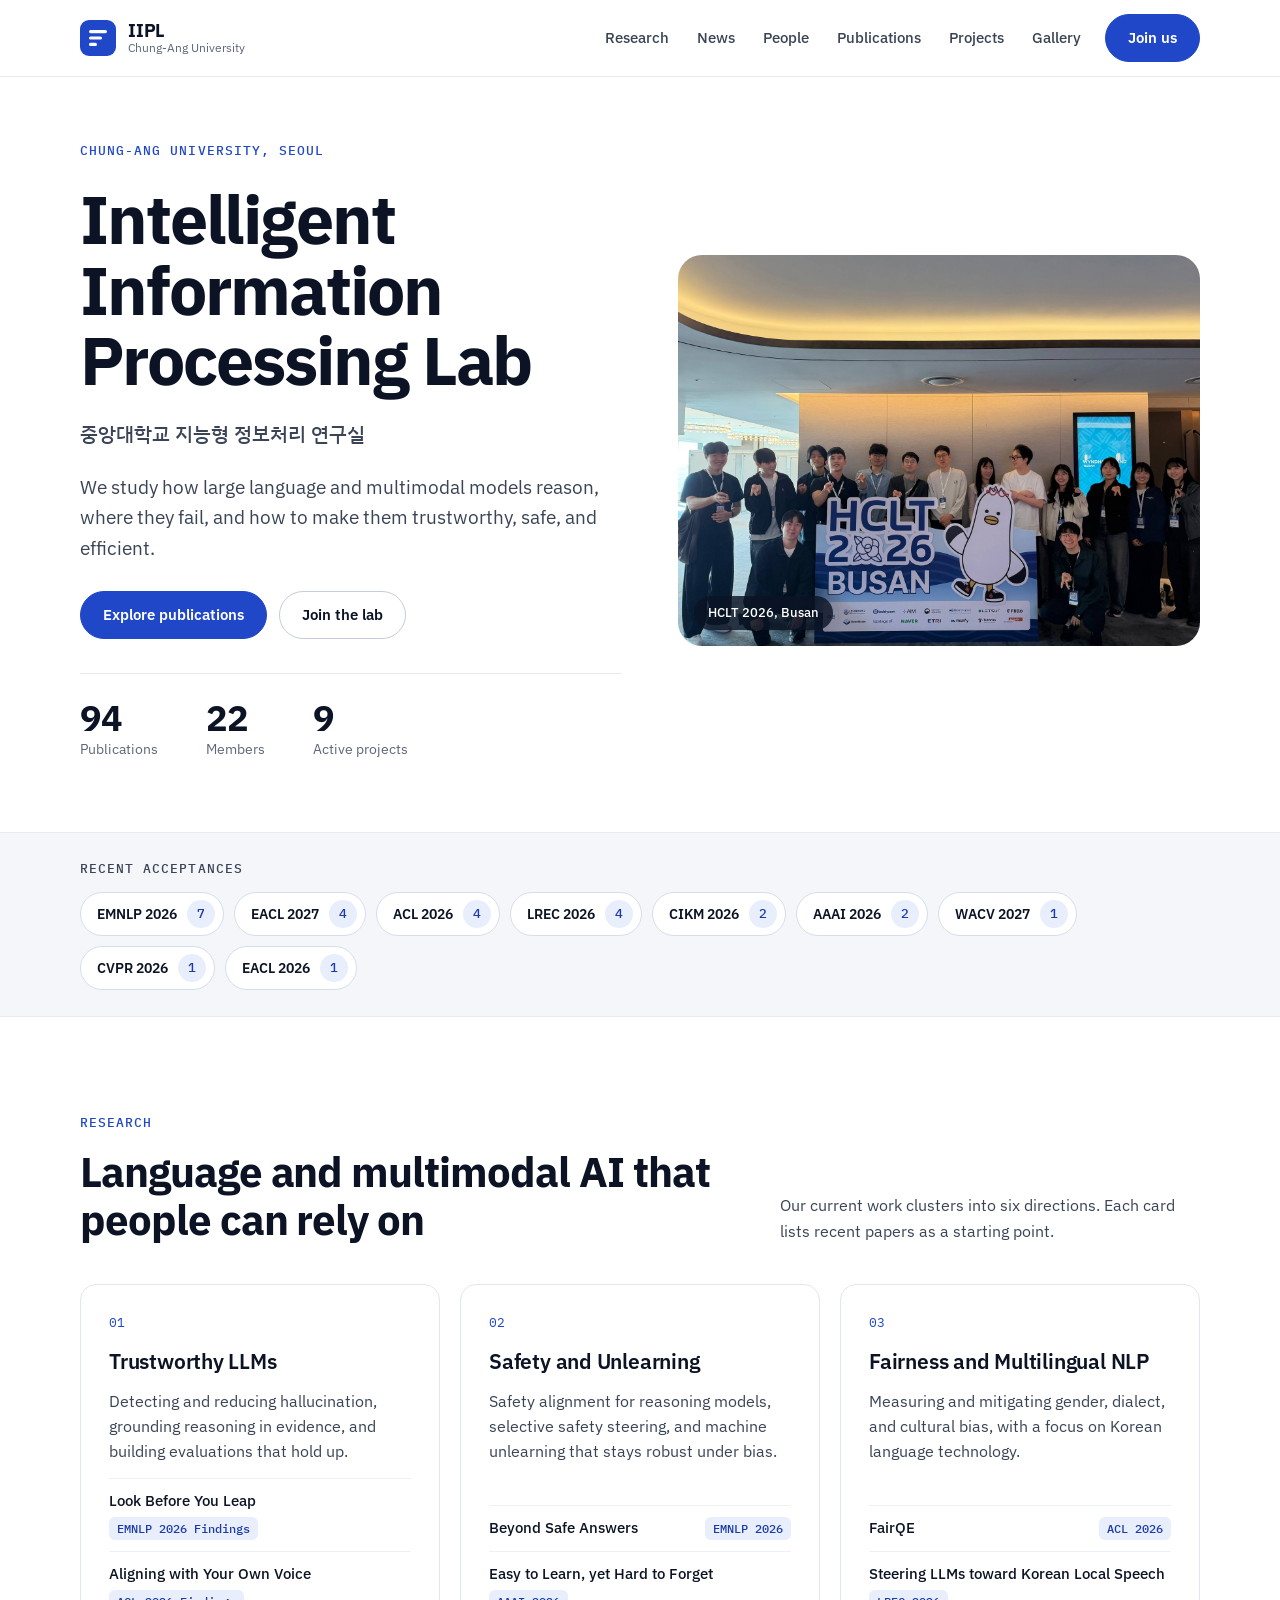
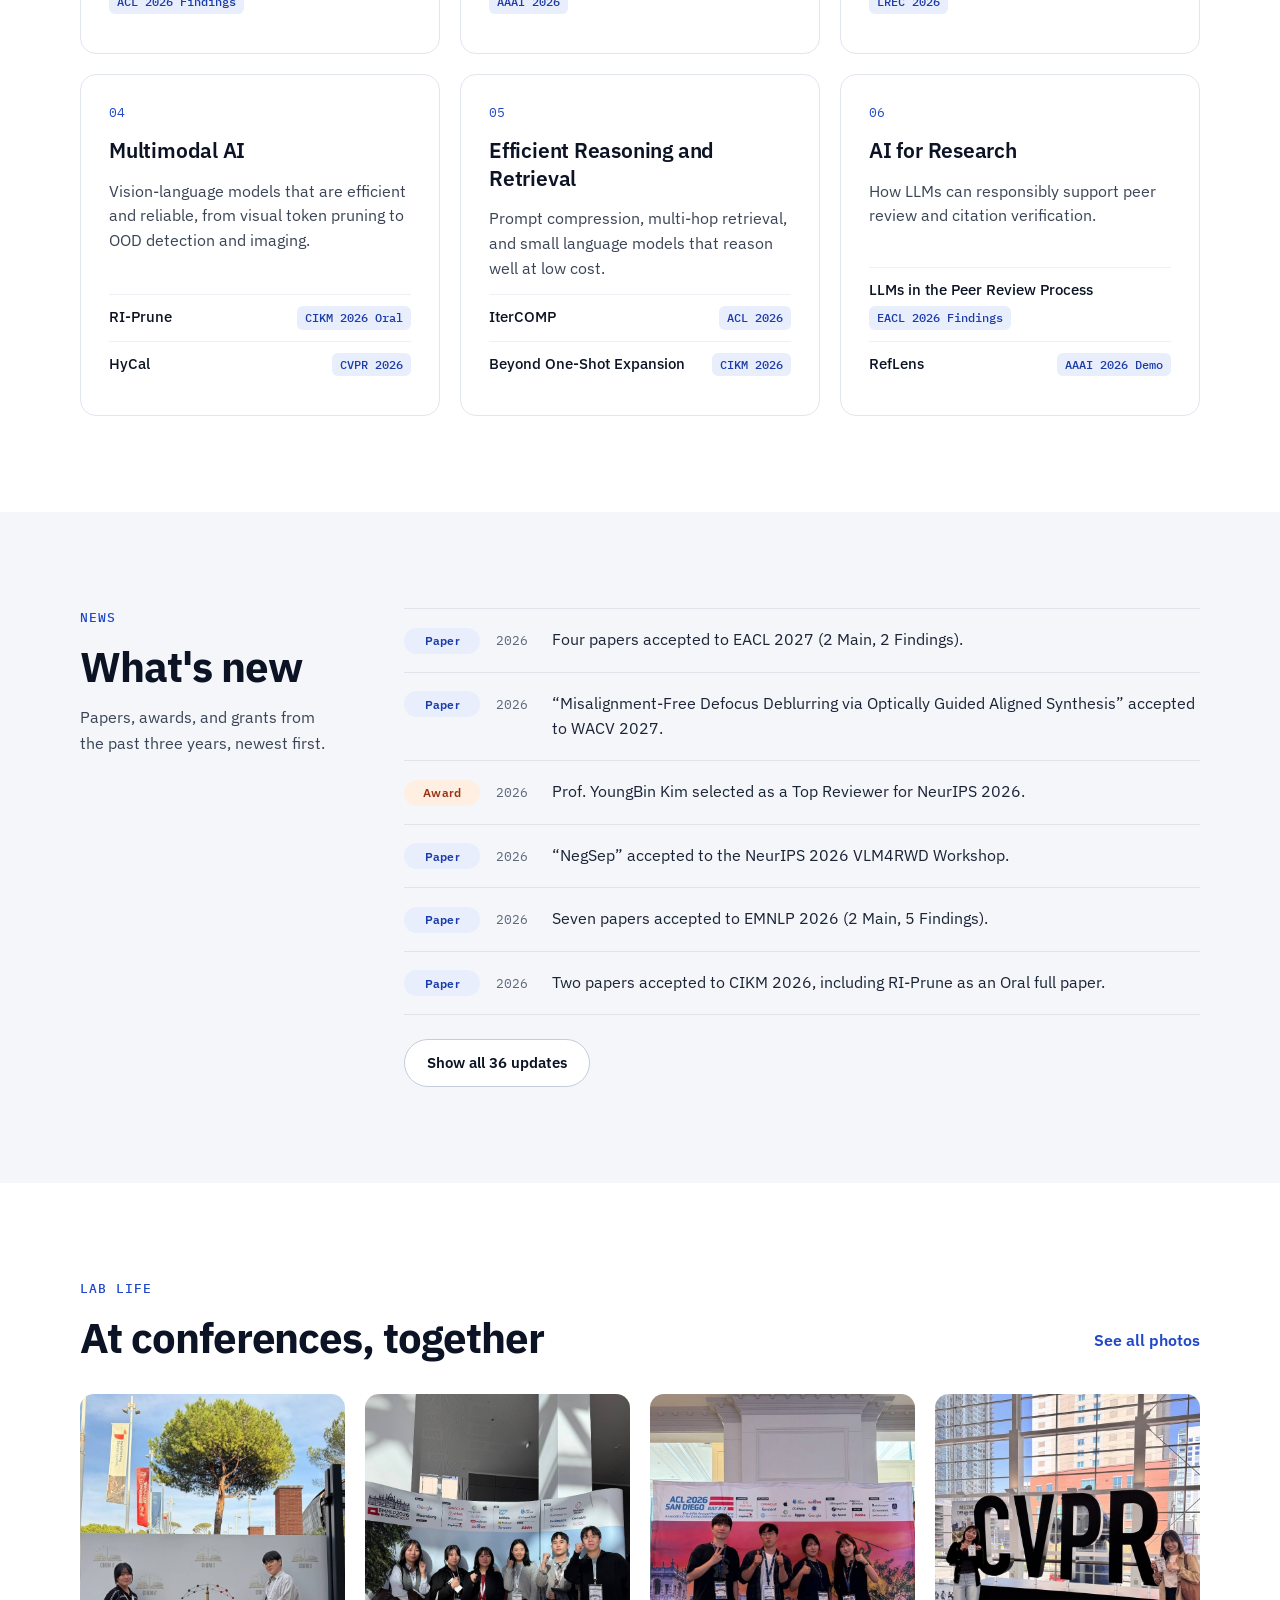
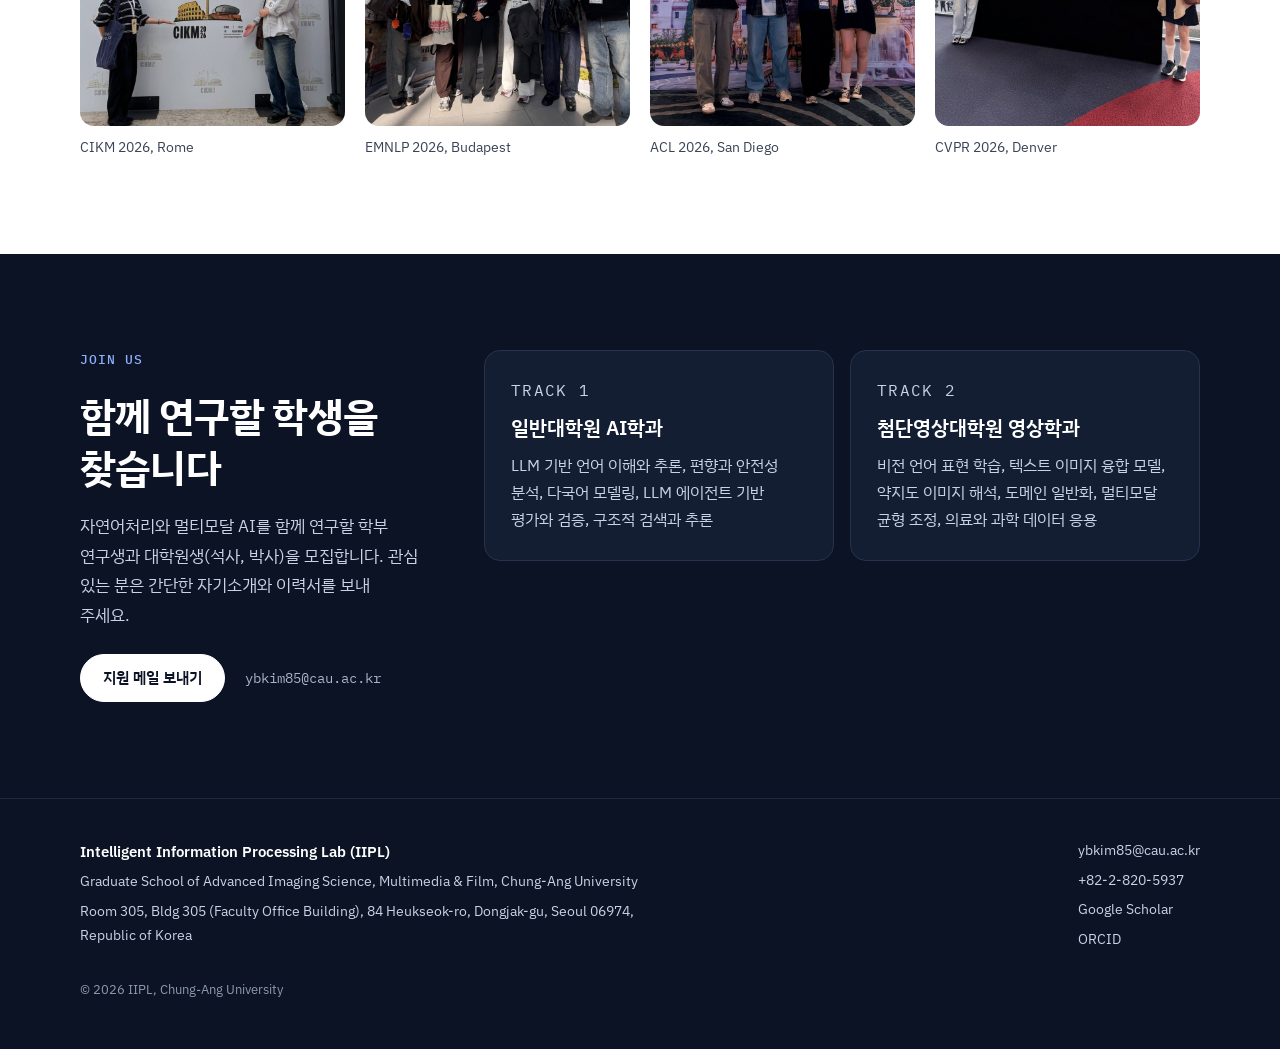
<file: index.html>
<!doctype html>
<html lang="en">
<head>
<meta charset="utf-8">
<meta name="viewport" content="width=device-width, initial-scale=1">
<title>IIPL | Intelligent Information Processing Lab, Chung-Ang University</title>
<meta name="description" content="Intelligent Information Processing Lab (IIPL) at Chung-Ang University. We study trustworthy, safe, and efficient language and multimodal AI.">
<link rel="canonical" href="https://iiplcau.github.io/">
<meta property="og:type" content="website">
<meta property="og:site_name" content="IIPL, Chung-Ang University">
<meta property="og:title" content="Intelligent Information Processing Lab (IIPL)">
<meta property="og:description" content="Trustworthy, safe, and efficient language and multimodal AI at Chung-Ang University.">
<meta property="og:url" content="https://iiplcau.github.io/">
<meta property="og:image" content="https://iiplcau.github.io/og-image.jpg">
<meta property="og:image:width" content="1200">
<meta property="og:image:height" content="630">
<meta property="og:image:alt" content="IIPL members at HCLT 2026 in Busan">
<meta name="twitter:card" content="summary_large_image">
<link rel="icon" href="favicon.svg" type="image/svg+xml">
<link rel="preconnect" href="https://fonts.googleapis.com">
<link rel="preconnect" href="https://fonts.gstatic.com" crossorigin>
<link href="https://fonts.googleapis.com/css2?family=IBM+Plex+Mono:wght@400;500&amp;family=IBM+Plex+Sans+KR:wght@400;500;600;700&amp;family=IBM+Plex+Sans:wght@400;500;600;700&amp;display=swap" rel="stylesheet">
<link rel="stylesheet" href="style.css">
</head>
<body data-page="home">
<a class="skip" href="#main">Skip to content</a>

<header class="site-header">
<nav class="wrap nav" aria-label="Main">
<a class="brand" href="./">
<svg width="36" height="36" viewBox="0 0 36 36" aria-hidden="true"><rect width="36" height="36" rx="9" fill="#1F47C8"/><rect x="9" y="10" width="18" height="3.2" rx="1.6" fill="#FFFFFF"/><rect x="9" y="16.4" width="13" height="3.2" rx="1.6" fill="#FFFFFF"/><rect x="9" y="22.8" width="8" height="3.2" rx="1.6" fill="#FFFFFF"/></svg>
<span class="brand-text"><span class="brand-name">IIPL</span><span class="brand-sub">Chung-Ang University</span></span>
</a>
<div class="nav-links">
<a class="nl" href="#research">Research</a>
<a class="nl" href="#news">News</a>
<a class="nl" href="people.html">People</a>
<a class="nl" href="publications.html">Publications</a>
<a class="nl" href="projects.html">Projects</a>
<a class="nl" href="gallery.html">Gallery</a>
<a class="btn btn-primary nav-cta" href="#join">Join us</a>
</div>
</nav>
</header>

<main id="main">
<section class="hero">
<div class="wrap hero-grid">
<div class="hero-text">
<p class="eyebrow">Chung-Ang University, Seoul</p>
<h1 class="h-display">Intelligent Information Processing Lab</h1>
<p class="hero-ko" lang="ko">중앙대학교 지능형 정보처리 연구실</p>
<p class="lead">We study how large language and multimodal models reason, where they fail, and how to make them trustworthy, safe, and efficient.</p>
<div class="hero-actions">
<a class="btn btn-primary" href="publications.html">Explore publications</a>
<a class="btn btn-secondary" href="#join">Join the lab</a>
</div>
<div class="stats">
<div class="stat"><span class="stat-num" id="stat-pubs">90</span><span class="stat-label">Publications</span></div>
<div class="stat"><span class="stat-num" id="stat-members">22</span><span class="stat-label">Members</span></div>
<div class="stat"><span class="stat-num" id="stat-projects">9</span><span class="stat-label">Active projects</span></div>
</div>
</div>
<figure class="hero-photo">
<img src="photo-hclt2026-group.jpg" alt="IIPL members with the HCLT 2026 sign in Busan" width="1600" height="1200">
<figcaption>HCLT 2026, Busan</figcaption>
</figure>
</div>
</section>

<section class="venues" aria-labelledby="venues-title">
<div class="wrap venues-row">
<h2 class="venues-title" id="venues-title">Recent acceptances</h2>
<div class="vchips" id="venue-chips"></div>
</div>
</section>

<section class="section" id="research">
<div class="wrap stack gap-40">
<div class="section-head">
<div class="stack gap-14" style="max-width: 640px">
<p class="eyebrow">Research</p>
<h2 class="h-section">Language and multimodal AI that people can rely on</h2>
</div>
<p class="sub" style="max-width: 420px">Our current work clusters into six directions. Each card lists recent papers as a starting point.</p>
</div>
<div class="cards">
<article class="card">
<p class="card-num">01</p>
<h3>Trustworthy LLMs</h3>
<p class="card-desc">Detecting and reducing hallucination, grounding reasoning in evidence, and building evaluations that hold up.</p>
<div class="card-papers">
<p class="rp"><span>Look Before You Leap</span><span class="vb">EMNLP 2026 Findings</span></p>
<p class="rp"><span>Aligning with Your Own Voice</span><span class="vb">ACL 2026 Findings</span></p>
</div>
</article>
<article class="card">
<p class="card-num">02</p>
<h3>Safety and Unlearning</h3>
<p class="card-desc">Safety alignment for reasoning models, selective safety steering, and machine unlearning that stays robust under bias.</p>
<div class="card-papers">
<p class="rp"><span>Beyond Safe Answers</span><span class="vb">EMNLP 2026</span></p>
<p class="rp"><span>Easy to Learn, yet Hard to Forget</span><span class="vb">AAAI 2026</span></p>
</div>
</article>
<article class="card">
<p class="card-num">03</p>
<h3>Fairness and Multilingual NLP</h3>
<p class="card-desc">Measuring and mitigating gender, dialect, and cultural bias, with a focus on Korean language technology.</p>
<div class="card-papers">
<p class="rp"><span>FairQE</span><span class="vb">ACL 2026</span></p>
<p class="rp"><span>Steering LLMs toward Korean Local Speech</span><span class="vb">LREC 2026</span></p>
</div>
</article>
<article class="card">
<p class="card-num">04</p>
<h3>Multimodal AI</h3>
<p class="card-desc">Vision-language models that are efficient and reliable, from visual token pruning to OOD detection and imaging.</p>
<div class="card-papers">
<p class="rp"><span>RI-Prune</span><span class="vb">CIKM 2026 Oral</span></p>
<p class="rp"><span>HyCal</span><span class="vb">CVPR 2026</span></p>
</div>
</article>
<article class="card">
<p class="card-num">05</p>
<h3>Efficient Reasoning and Retrieval</h3>
<p class="card-desc">Prompt compression, multi-hop retrieval, and small language models that reason well at low cost.</p>
<div class="card-papers">
<p class="rp"><span>IterCOMP</span><span class="vb">ACL 2026</span></p>
<p class="rp"><span>Beyond One-Shot Expansion</span><span class="vb">CIKM 2026</span></p>
</div>
</article>
<article class="card">
<p class="card-num">06</p>
<h3>AI for Research</h3>
<p class="card-desc">How LLMs can responsibly support peer review and citation verification.</p>
<div class="card-papers">
<p class="rp"><span>LLMs in the Peer Review Process</span><span class="vb">EACL 2026 Findings</span></p>
<p class="rp"><span>RefLens</span><span class="vb">AAAI 2026 Demo</span></p>
</div>
</article>
</div>
</div>
</section>

<section class="section section-soft" id="news">
<div class="wrap news-grid">
<div class="news-intro">
<p class="eyebrow">News</p>
<h2 class="h-section">What's new</h2>
<p class="sub">Papers, awards, and grants from the past three years, newest first.</p>
</div>
<div class="news-main">
<ul class="news-list" id="news-list"></ul>
<noscript><p class="sub" style="margin-top: 16px">Turn on JavaScript to see the latest news.</p></noscript>
<div class="news-more">
<button type="button" class="btn btn-secondary" id="news-toggle" aria-expanded="false" aria-controls="news-list" hidden>Show all updates</button>
</div>
</div>
</div>
</section>

<section class="section" aria-labelledby="life-title">
<div class="wrap stack gap-32">
<div class="section-head">
<div class="stack gap-14">
<p class="eyebrow">Lab life</p>
<h2 class="h-section" id="life-title">At conferences, together</h2>
</div>
<a class="link-strong" href="gallery.html">See all photos</a>
</div>
<div class="photos">
<figure class="photo">
<img src="photo-cikm2026.jpg" alt="Two lab members at the CIKM 2026 photo wall in Rome" loading="lazy" width="800" height="1000">
<figcaption>CIKM 2026, Rome</figcaption>
</figure>
<figure class="photo">
<img src="photo-emnlp2026.jpg" alt="Six lab members at the EMNLP 2026 sponsor wall in Budapest" loading="lazy" width="800" height="1000">
<figcaption>EMNLP 2026, Budapest</figcaption>
</figure>
<figure class="photo">
<img src="photo-acl2026.jpg" alt="Four lab members at the ACL 2026 banner in San Diego" loading="lazy" width="800" height="1000">
<figcaption>ACL 2026, San Diego</figcaption>
</figure>
<figure class="photo">
<img src="photo-cvpr2026.jpg" alt="Two lab members at the CVPR 2026 sign in Denver" loading="lazy" width="800" height="1000">
<figcaption>CVPR 2026, Denver</figcaption>
</figure>
</div>
</div>
</section>

<section class="section section-dark" id="join" lang="ko">
<div class="wrap join-grid">
<div class="join-text">
<p class="eyebrow">Join us</p>
<h2 class="join-title">함께 연구할 학생을 찾습니다</h2>
<p class="join-body">자연어처리와 멀티모달 AI를 함께 연구할 학부 연구생과 대학원생(석사, 박사)을 모집합니다. 관심 있는 분은 간단한 자기소개와 이력서를 보내 주세요.</p>
<div class="join-actions">
<a class="btn btn-inverse" href="mailto:ybkim85@cau.ac.kr?subject=IIPL%20%EC%A7%80%EC%9B%90%20%EB%AC%B8%EC%9D%98">지원 메일 보내기</a>
<span class="join-mail">ybkim85@cau.ac.kr</span>
</div>
</div>
<div class="tracks">
<article class="track">
<p class="track-label">TRACK 1</p>
<h3>일반대학원 AI학과</h3>
<p>LLM 기반 언어 이해와 추론, 편향과 안전성 분석, 다국어 모델링, LLM 에이전트 기반 평가와 검증, 구조적 검색과 추론</p>
</article>
<article class="track">
<p class="track-label">TRACK 2</p>
<h3>첨단영상대학원 영상학과</h3>
<p>비전 언어 표현 학습, 텍스트 이미지 융합 모델, 약지도 이미지 해석, 도메인 일반화, 멀티모달 균형 조정, 의료와 과학 데이터 응용</p>
</article>
</div>
</div>
</section>
</main>

<footer class="site-footer">
<div class="wrap footer-row">
<div class="footer-col" style="max-width: 560px">
<p class="footer-name">Intelligent Information Processing Lab (IIPL)</p>
<p>Graduate School of Advanced Imaging Science, Multimedia &amp; Film, Chung-Ang University</p>
<p>Room 305, Bldg 305 (Faculty Office Building), 84 Heukseok-ro, Dongjak-gu, Seoul 06974, Republic of Korea</p>
</div>
<div class="footer-col">
<a class="footer-link" href="mailto:ybkim85@cau.ac.kr">ybkim85@cau.ac.kr</a>
<span>+82-2-820-5937</span>
<a class="footer-link" href="https://scholar.google.co.kr/citations?hl=en&amp;user=If6P518AAAAJ">Google Scholar</a>
<a class="footer-link" href="https://orcid.org/0000-0002-2114-0120">ORCID</a>
</div>
</div>
<p class="wrap footer-copy">© 2026 IIPL, Chung-Ang University</p>
</footer>

<script src="site.js"></script>
</body>
</html>
</file>
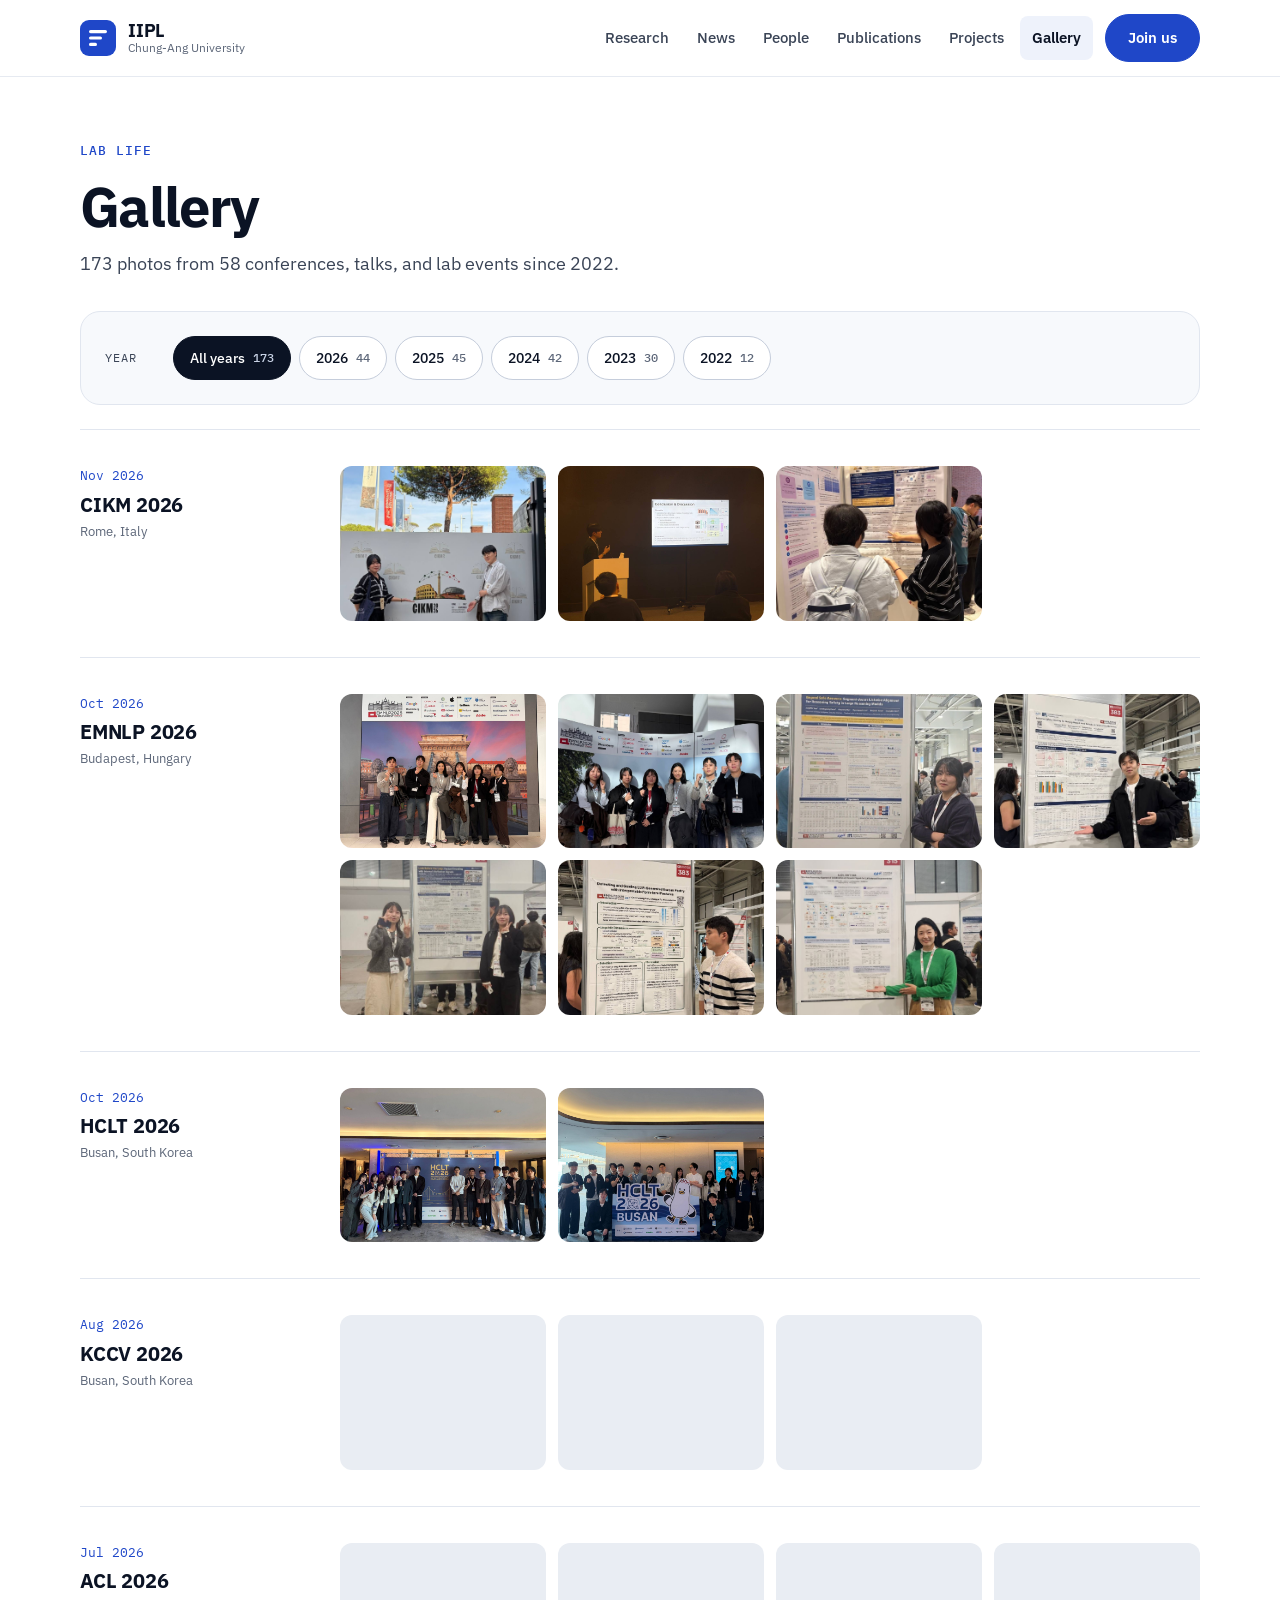
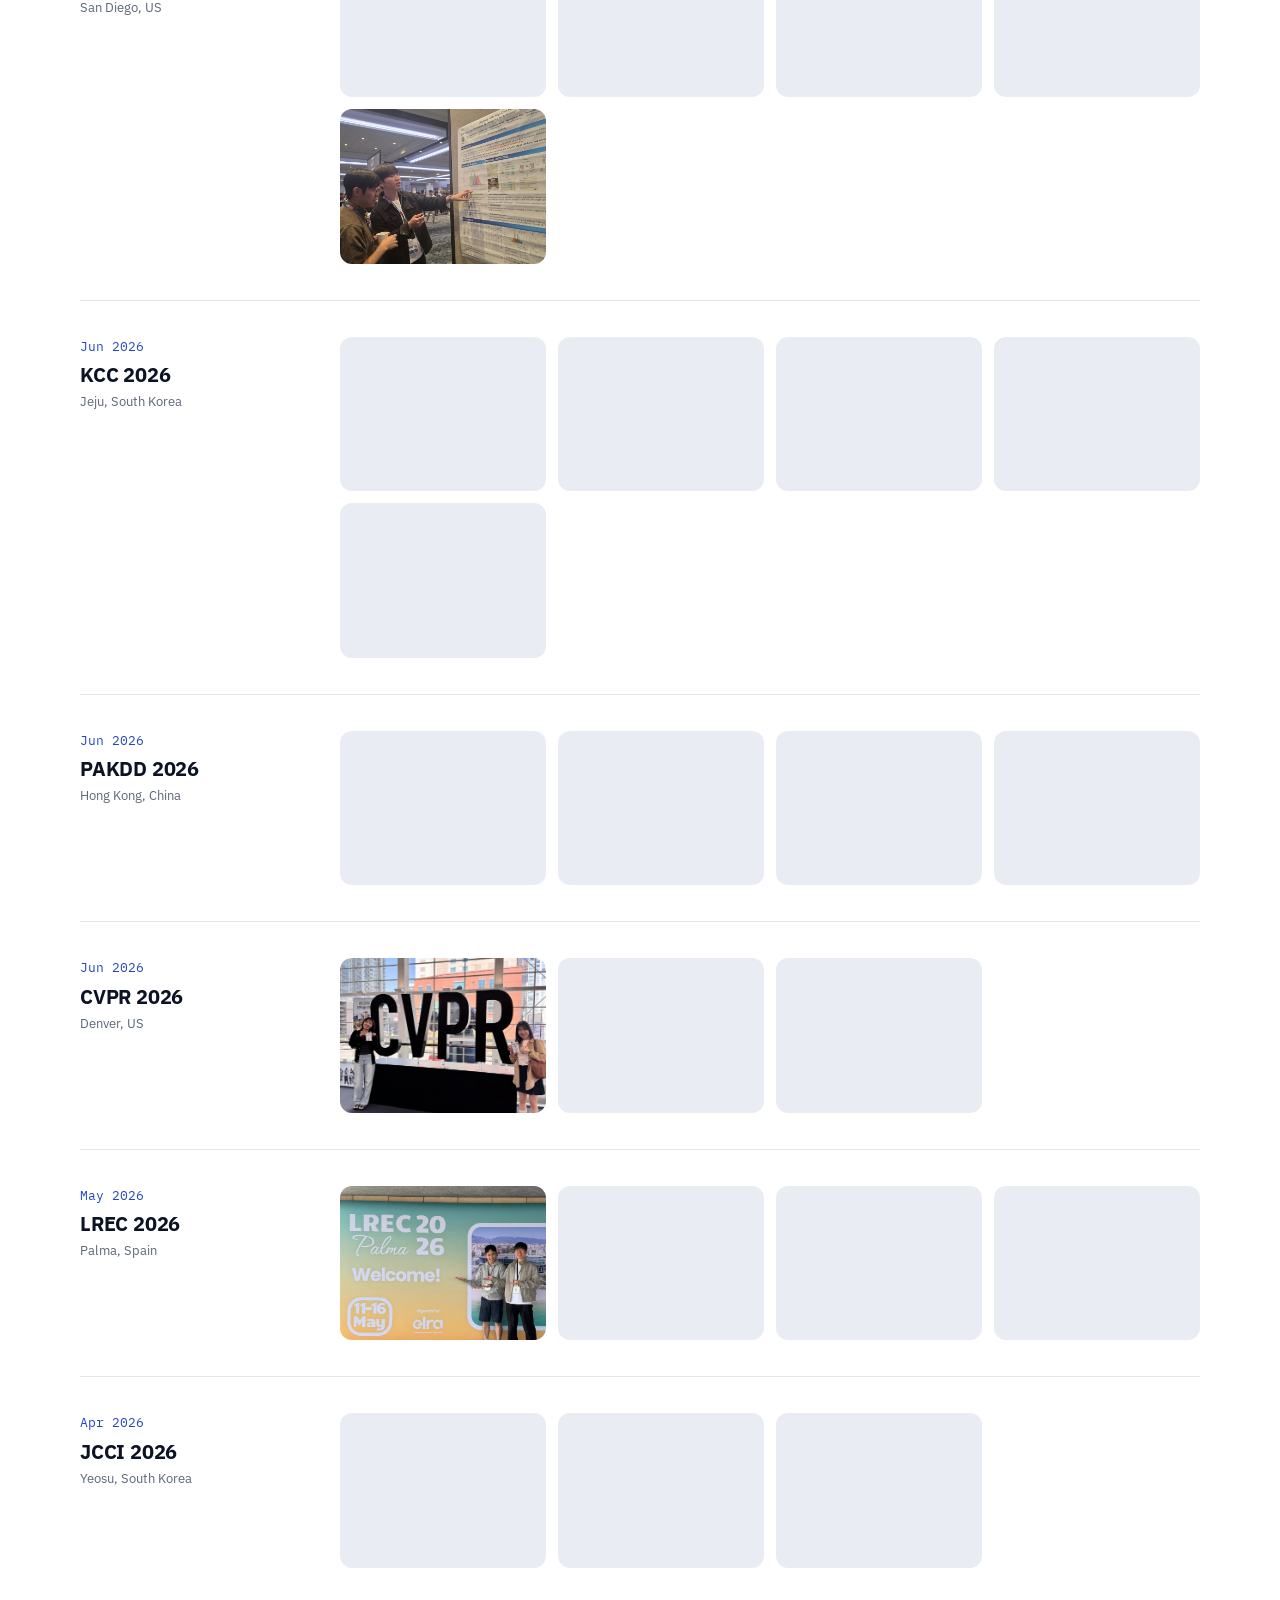
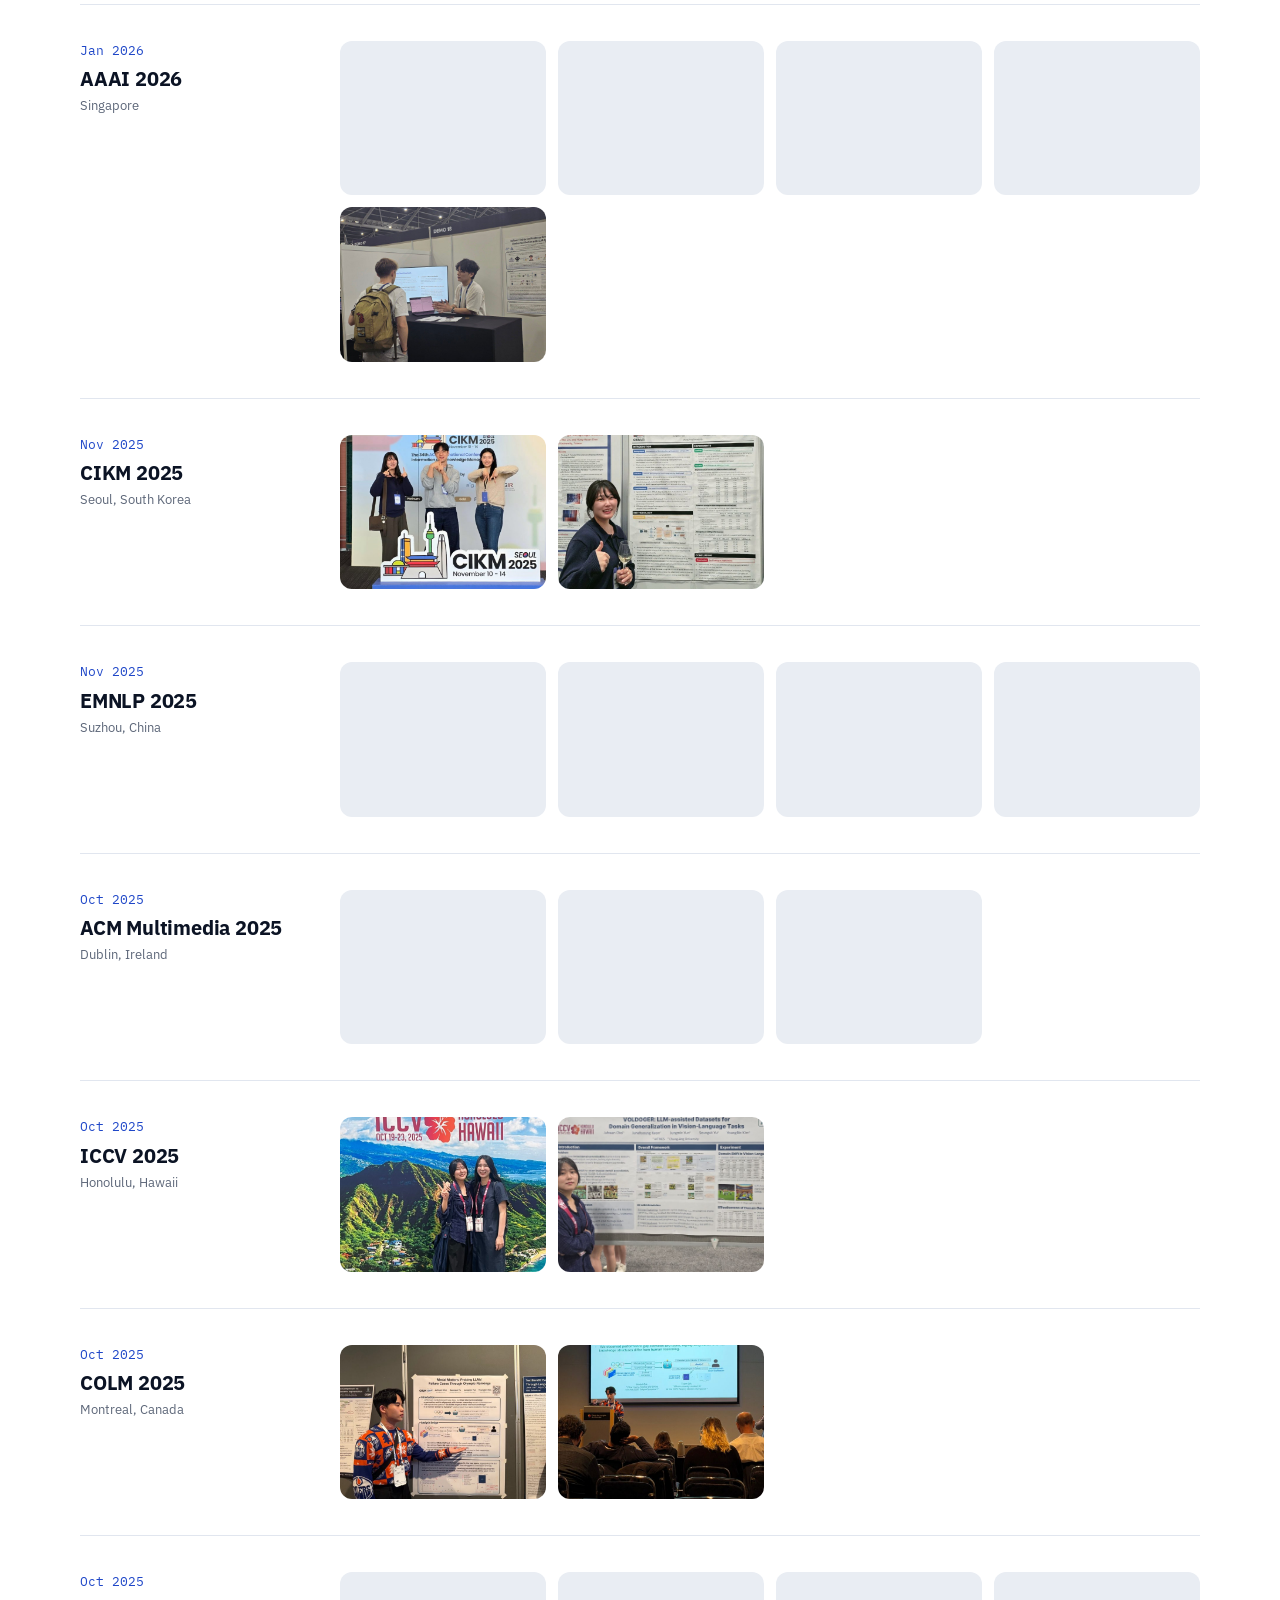
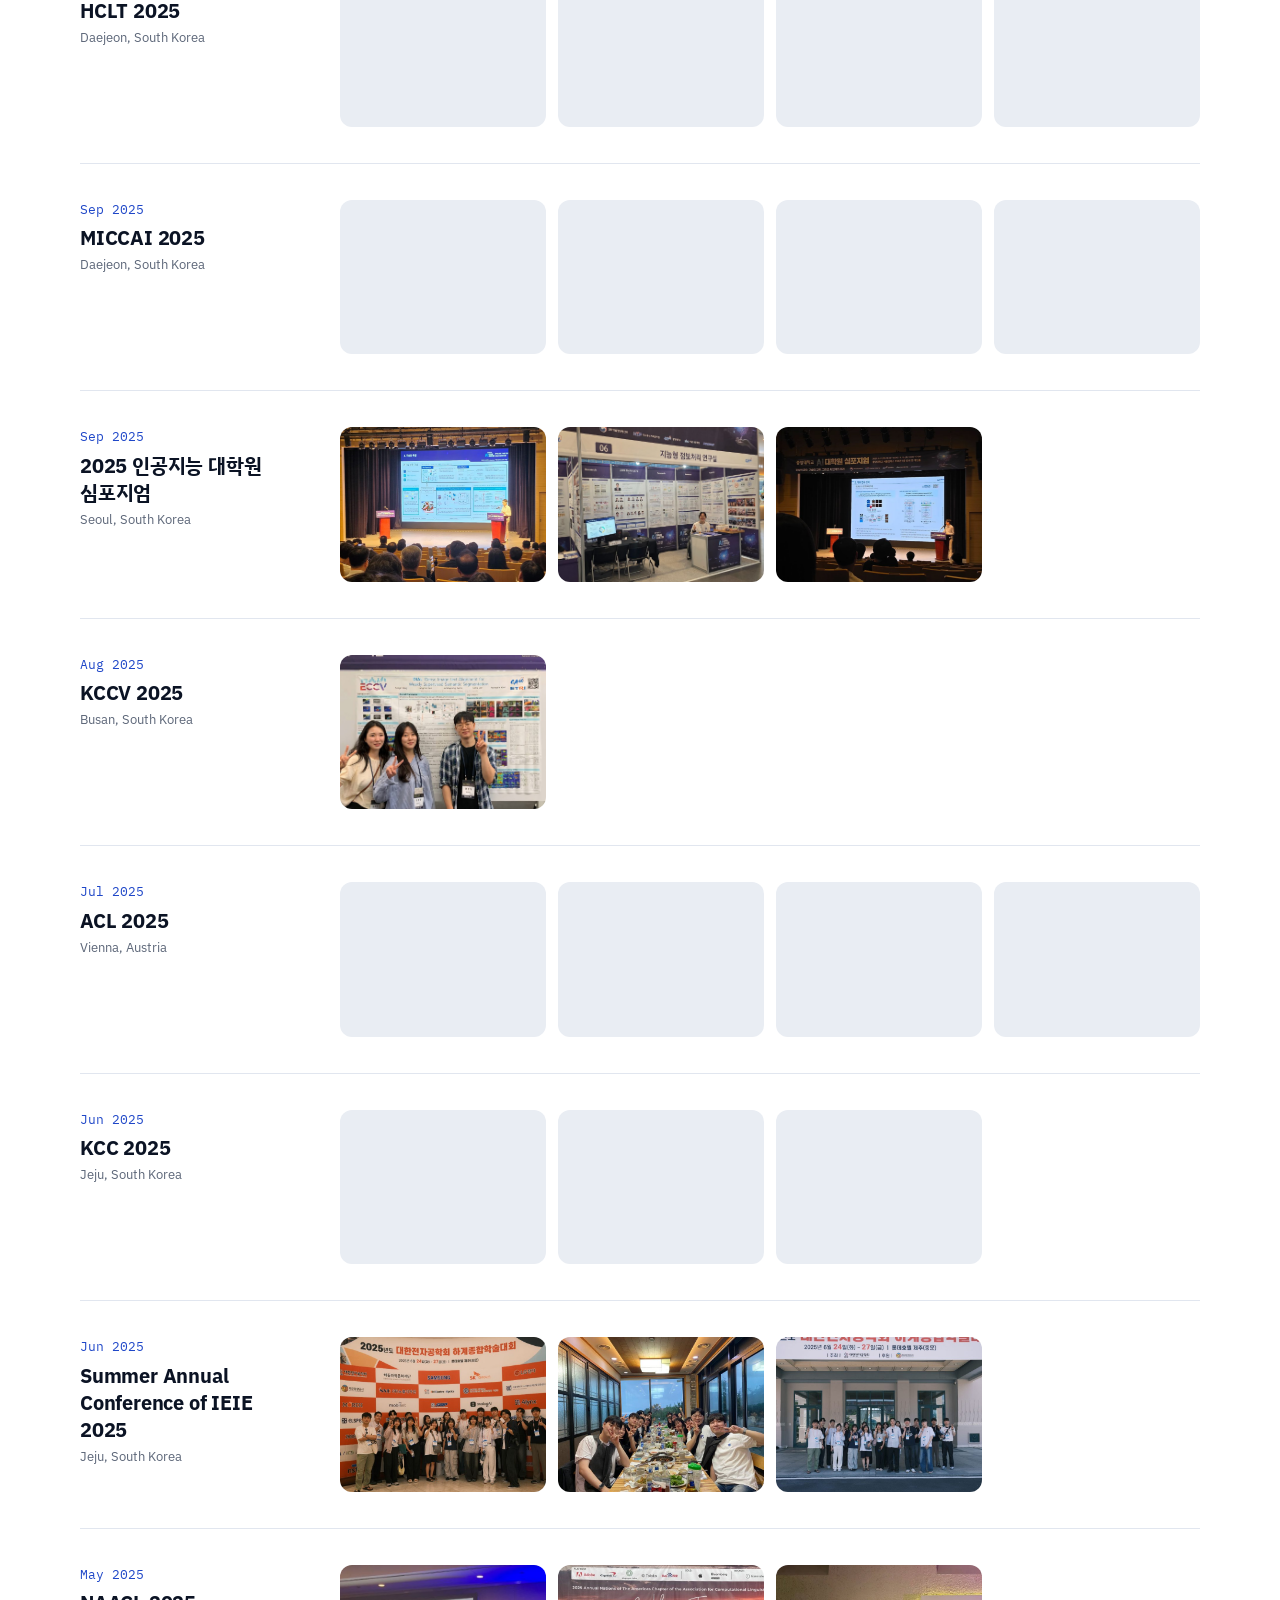
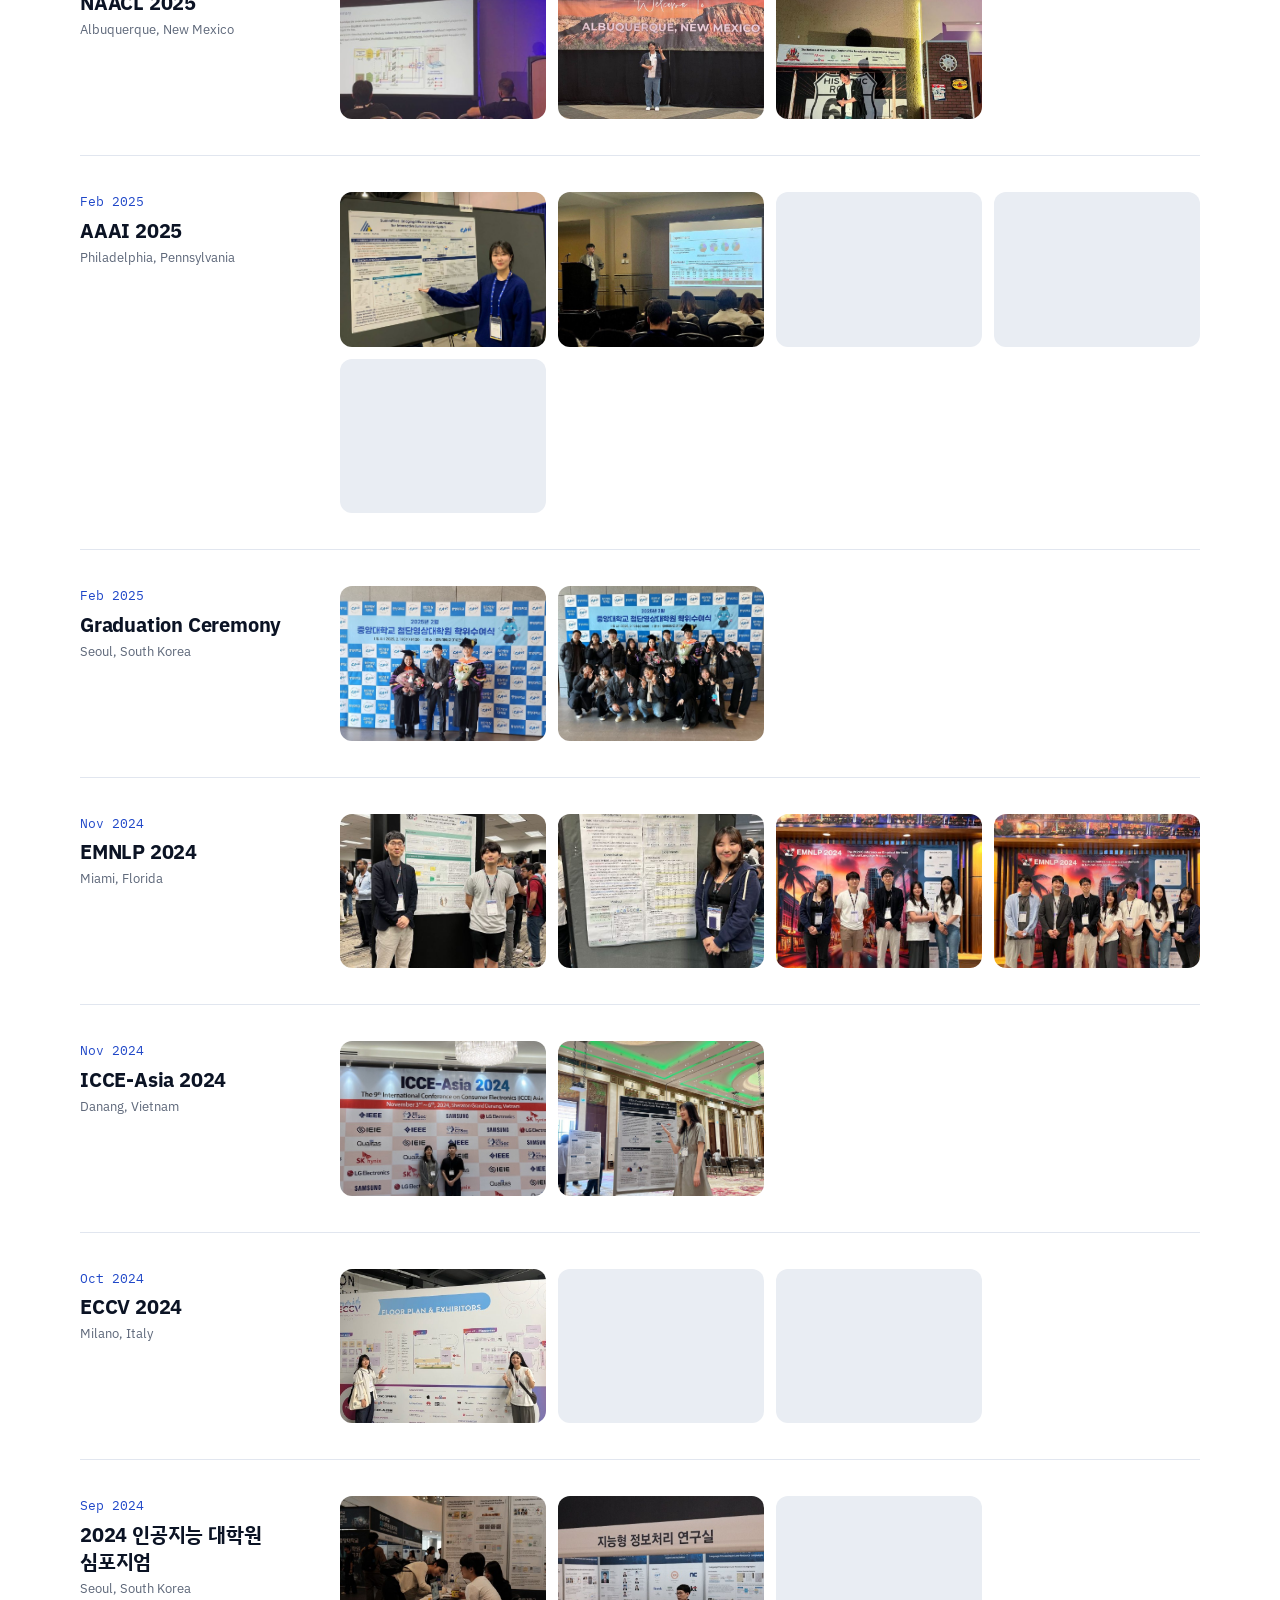
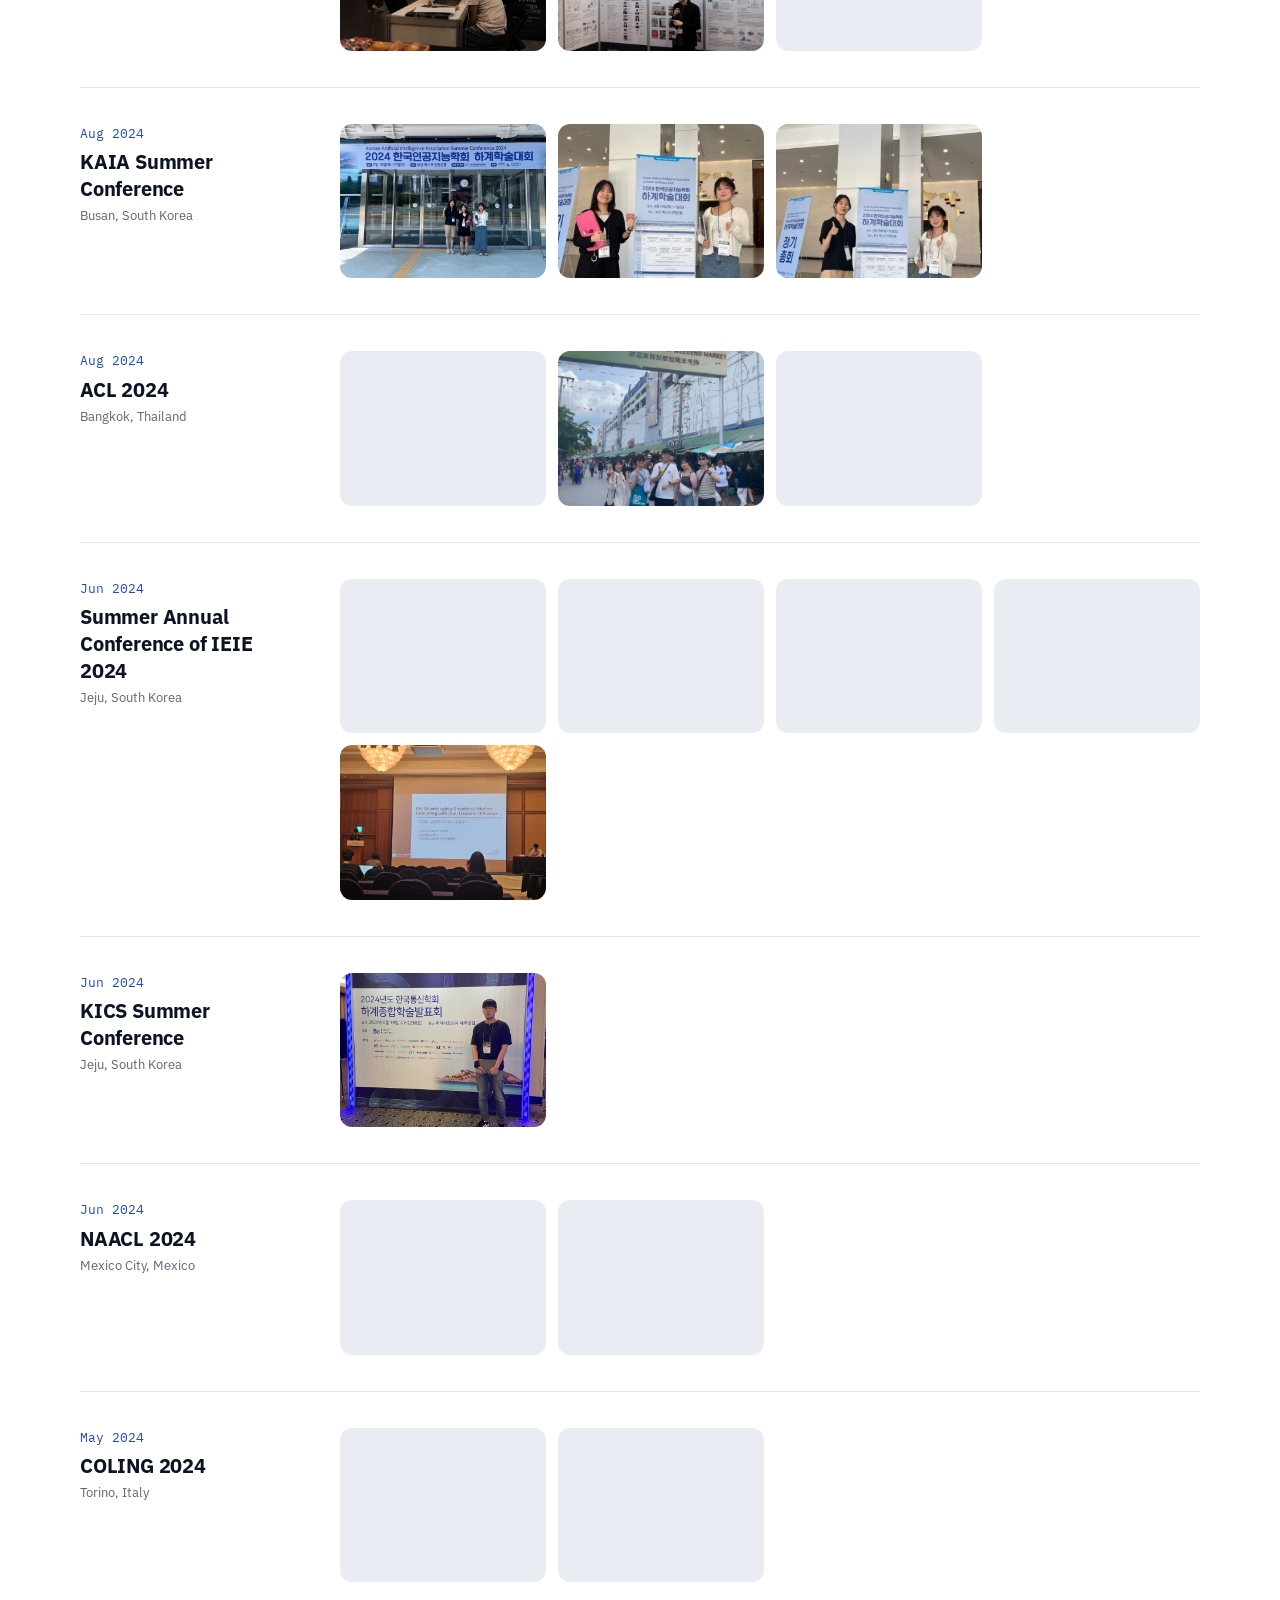
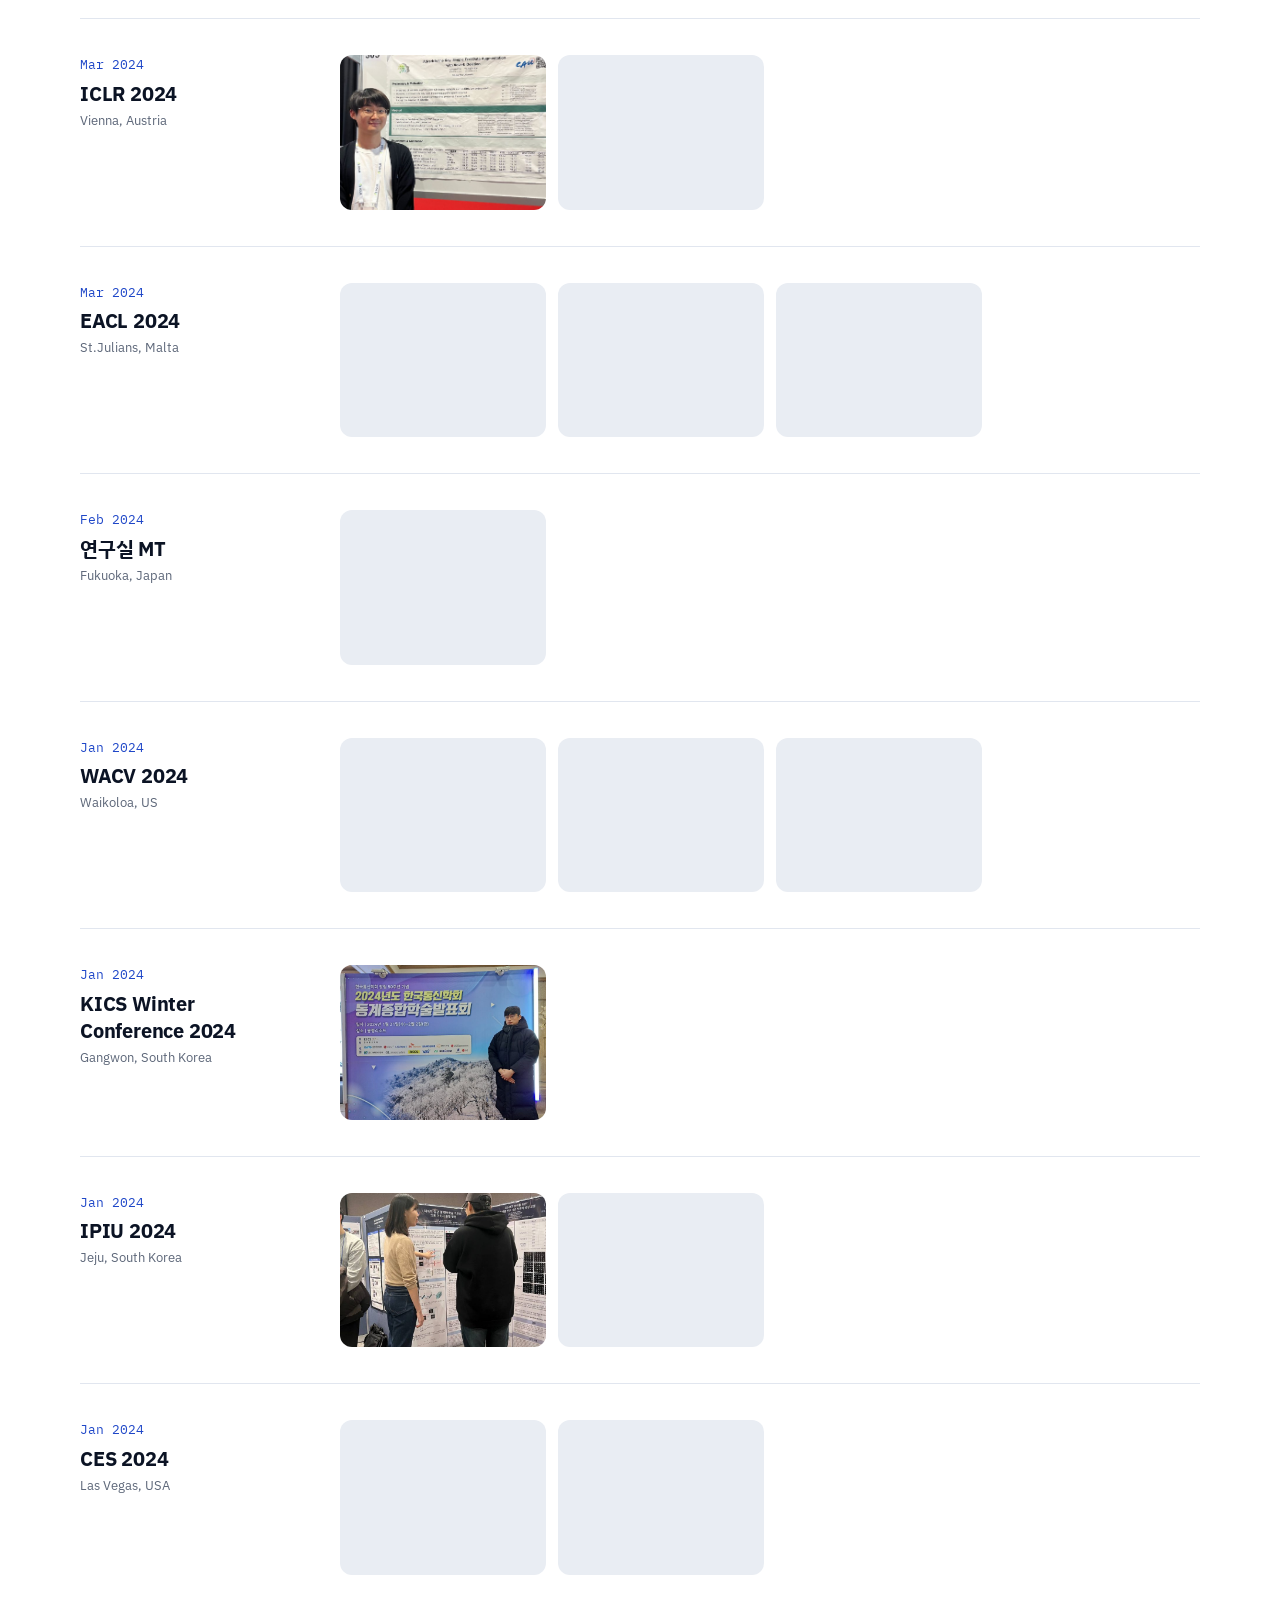
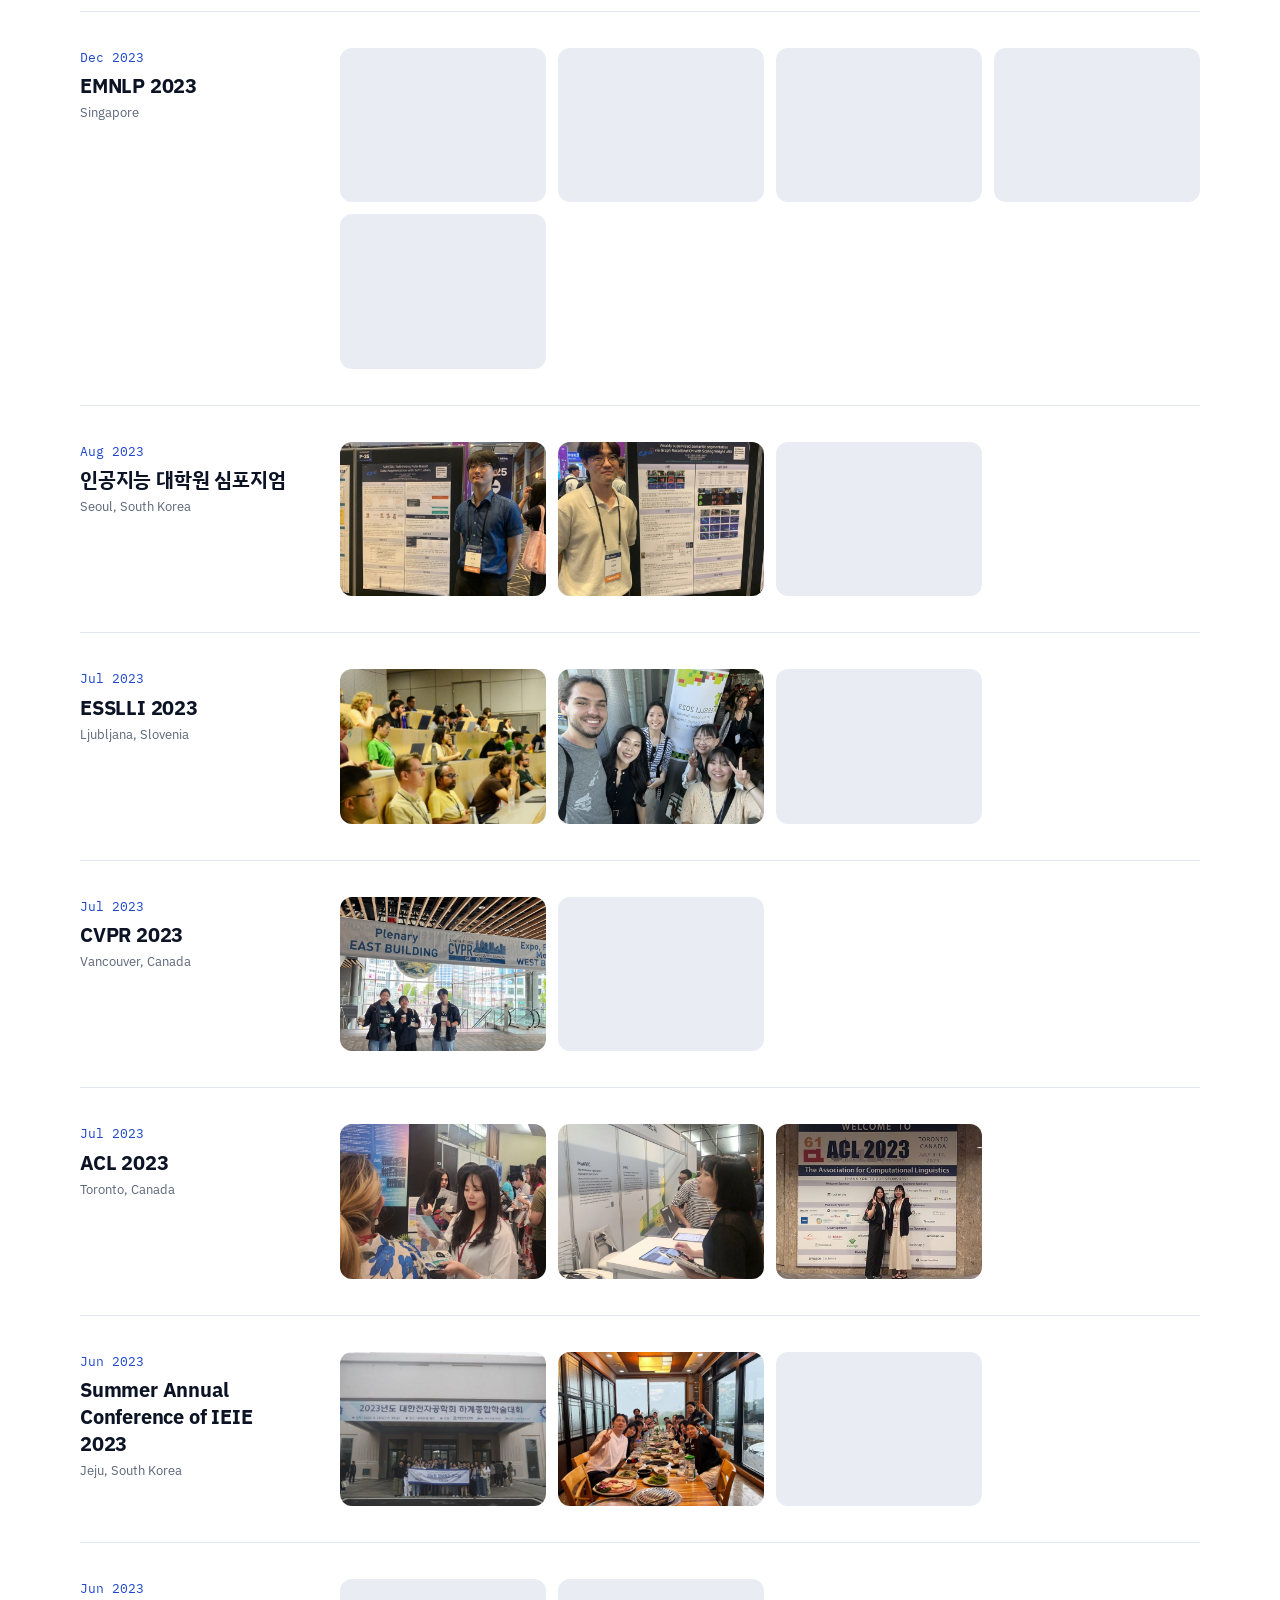
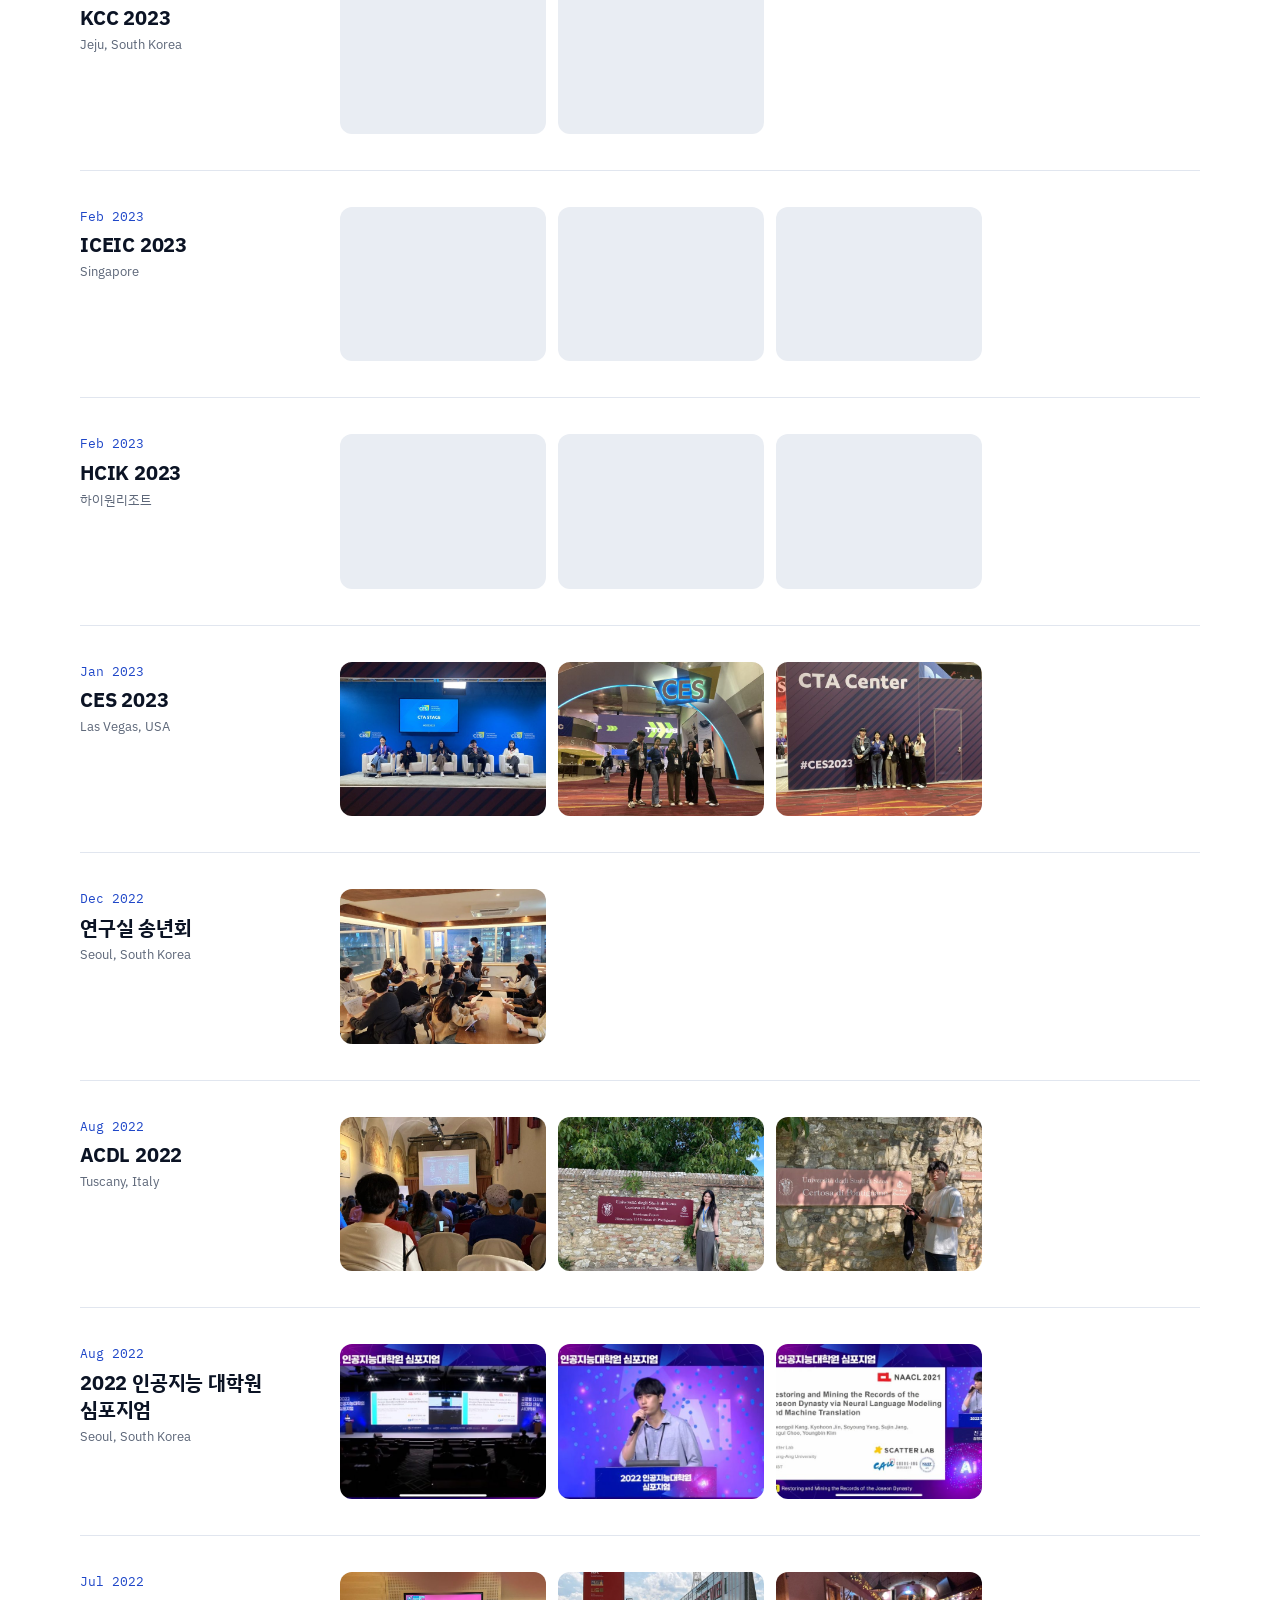
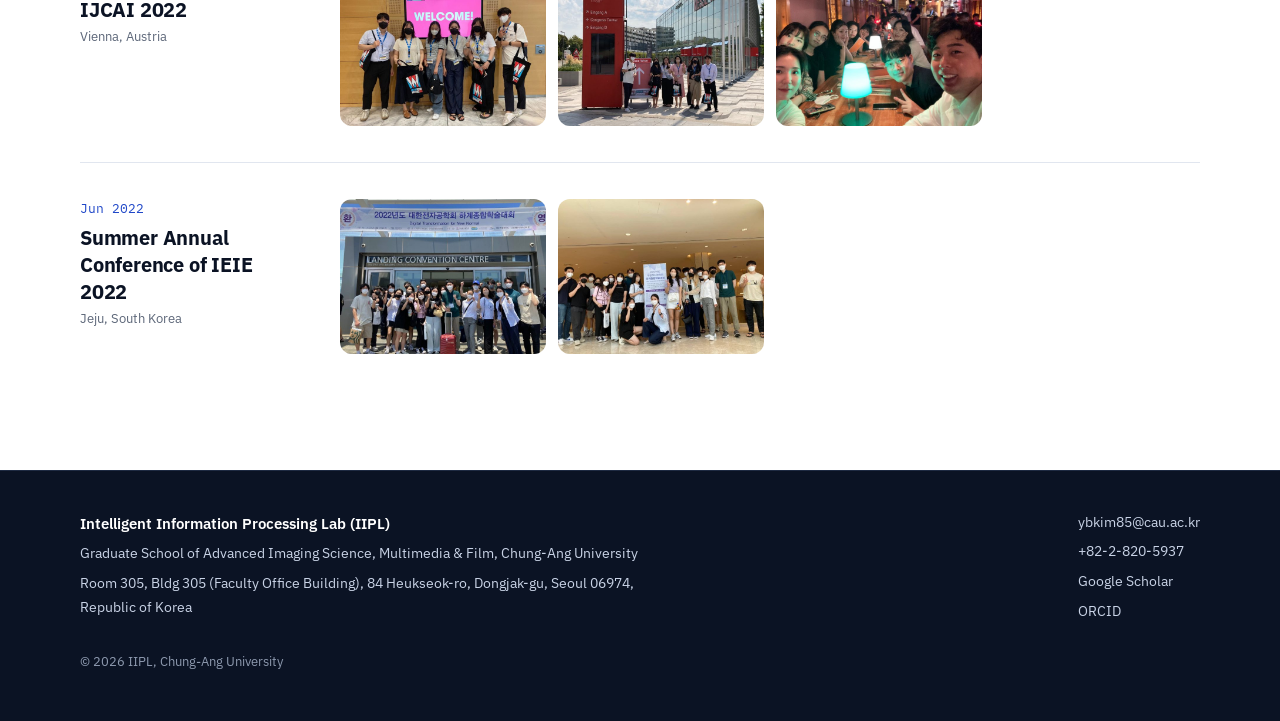
<file: gallery.html>
<!doctype html>
<html lang="en">
<head>
<meta charset="utf-8">
<meta name="viewport" content="width=device-width, initial-scale=1">
<title>Gallery | IIPL, Chung-Ang University</title>
<meta name="description" content="Photos of the Intelligent Information Processing Lab (IIPL) at Chung-Ang University: conferences, talks, and lab events.">
<link rel="canonical" href="https://iiplcau.github.io/gallery.html">
<meta property="og:type" content="website">
<meta property="og:site_name" content="IIPL, Chung-Ang University">
<meta property="og:title" content="Gallery | IIPL, Chung-Ang University">
<meta property="og:description" content="Photos of the Intelligent Information Processing Lab (IIPL) at Chung-Ang University: conferences, talks, and lab events.">
<meta property="og:url" content="https://iiplcau.github.io/gallery.html">
<meta property="og:image" content="https://iiplcau.github.io/og-image.jpg">
<meta property="og:image:width" content="1200">
<meta property="og:image:height" content="630">
<meta property="og:image:alt" content="IIPL members at HCLT 2026 in Busan">
<meta name="twitter:card" content="summary_large_image">
<link rel="icon" href="favicon.svg" type="image/svg+xml">
<link rel="preconnect" href="https://fonts.googleapis.com">
<link rel="preconnect" href="https://fonts.gstatic.com" crossorigin>
<link href="https://fonts.googleapis.com/css2?family=IBM+Plex+Mono:wght@400;500&amp;family=IBM+Plex+Sans+KR:wght@400;500;600;700&amp;family=IBM+Plex+Sans:wght@400;500;600;700&amp;display=swap" rel="stylesheet">
<link rel="stylesheet" href="style.css">
</head>
<body data-page="gallery">
<a class="skip" href="#main">Skip to content</a>

<header class="site-header">
<nav class="wrap nav" aria-label="Main">
<a class="brand" href="./">
<svg width="36" height="36" viewBox="0 0 36 36" aria-hidden="true"><rect width="36" height="36" rx="9" fill="#1F47C8"/><rect x="9" y="10" width="18" height="3.2" rx="1.6" fill="#FFFFFF"/><rect x="9" y="16.4" width="13" height="3.2" rx="1.6" fill="#FFFFFF"/><rect x="9" y="22.8" width="8" height="3.2" rx="1.6" fill="#FFFFFF"/></svg>
<span class="brand-text"><span class="brand-name">IIPL</span><span class="brand-sub">Chung-Ang University</span></span>
</a>
<div class="nav-links">
<a class="nl" href="./#research">Research</a>
<a class="nl" href="./#news">News</a>
<a class="nl" href="people.html">People</a>
<a class="nl" href="publications.html">Publications</a>
<a class="nl" href="projects.html">Projects</a>
<a class="nl" href="gallery.html" aria-current="page">Gallery</a>
<a class="btn btn-primary nav-cta" href="./#join">Join us</a>
</div>
</nav>
</header>

<main id="main">
<section class="pub-head">
<div class="wrap section-head">
<div class="stack gap-14" style="max-width: 720px">
<p class="eyebrow">Lab life</p>
<h1 class="h-page">Gallery</h1>
<p class="sub" style="font-size: 18px" id="gal-summary">Photos from conferences, talks, and lab events.</p>
</div>
</div>
</section>

<section aria-label="Filters" style="padding: 0 0 12px">
<div class="wrap">
<div class="filters">
<div class="filter-row">
<span class="flab" id="gal-year-label">Year</span>
<div class="chips" role="group" aria-labelledby="gal-year-label" id="gal-years"></div>
</div>
</div>
</div>
</section>

<section class="pub-results" aria-label="Photos">
<div class="wrap">
<div id="gal-events"></div>
<noscript><p class="sub">Turn on JavaScript to see the photos.</p></noscript>
</div>
</section>
</main>

<dialog class="lightbox" id="lightbox" aria-label="Photo viewer">
<div class="lb-stage">
<img id="lb-img" alt="">
</div>
<div class="lb-bar">
<p class="lb-cap" id="lb-cap"></p>
<div class="lb-actions">
<button type="button" class="lb-btn" id="lb-prev" aria-label="Previous photo"><svg width="22" height="22" viewBox="0 0 24 24" fill="none" stroke="currentColor" stroke-width="2" stroke-linecap="round" stroke-linejoin="round" aria-hidden="true"><path d="M15 18l-6-6 6-6"/></svg></button>
<button type="button" class="lb-btn" id="lb-next" aria-label="Next photo"><svg width="22" height="22" viewBox="0 0 24 24" fill="none" stroke="currentColor" stroke-width="2" stroke-linecap="round" stroke-linejoin="round" aria-hidden="true"><path d="M9 18l6-6-6-6"/></svg></button>
<button type="button" class="lb-btn" id="lb-close" aria-label="Close"><svg width="22" height="22" viewBox="0 0 24 24" fill="none" stroke="currentColor" stroke-width="2" stroke-linecap="round" stroke-linejoin="round" aria-hidden="true"><path d="M6 6l12 12M18 6L6 18"/></svg></button>
</div>
</div>
</dialog>

<footer class="site-footer">
<div class="wrap footer-row">
<div class="footer-col" style="max-width: 560px">
<p class="footer-name">Intelligent Information Processing Lab (IIPL)</p>
<p>Graduate School of Advanced Imaging Science, Multimedia &amp; Film, Chung-Ang University</p>
<p>Room 305, Bldg 305 (Faculty Office Building), 84 Heukseok-ro, Dongjak-gu, Seoul 06974, Republic of Korea</p>
</div>
<div class="footer-col">
<a class="footer-link" href="mailto:ybkim85@cau.ac.kr">ybkim85@cau.ac.kr</a>
<span>+82-2-820-5937</span>
<a class="footer-link" href="https://scholar.google.co.kr/citations?hl=en&amp;user=If6P518AAAAJ">Google Scholar</a>
<a class="footer-link" href="https://orcid.org/0000-0002-2114-0120">ORCID</a>
</div>
</div>
<p class="wrap footer-copy">© 2026 IIPL, Chung-Ang University</p>
</footer>

<script src="site.js"></script>
</body>
</html>
</file>
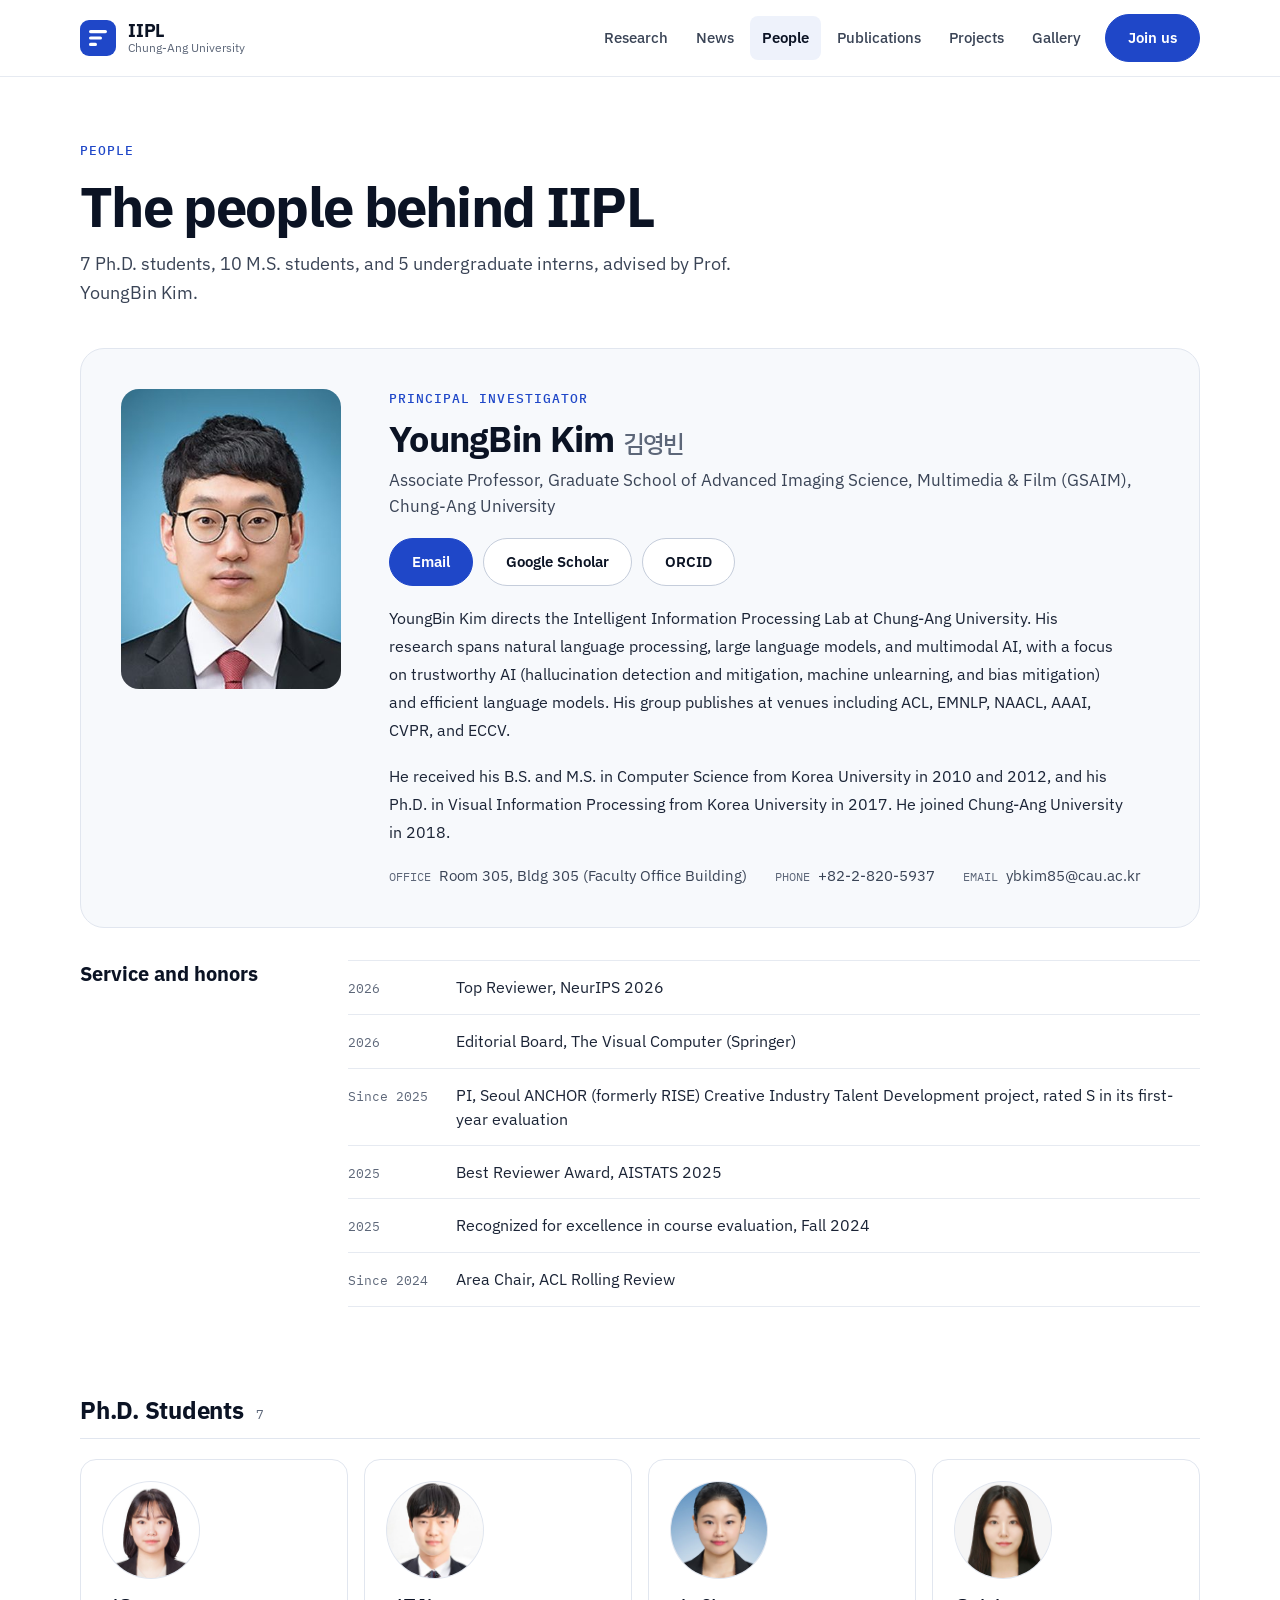
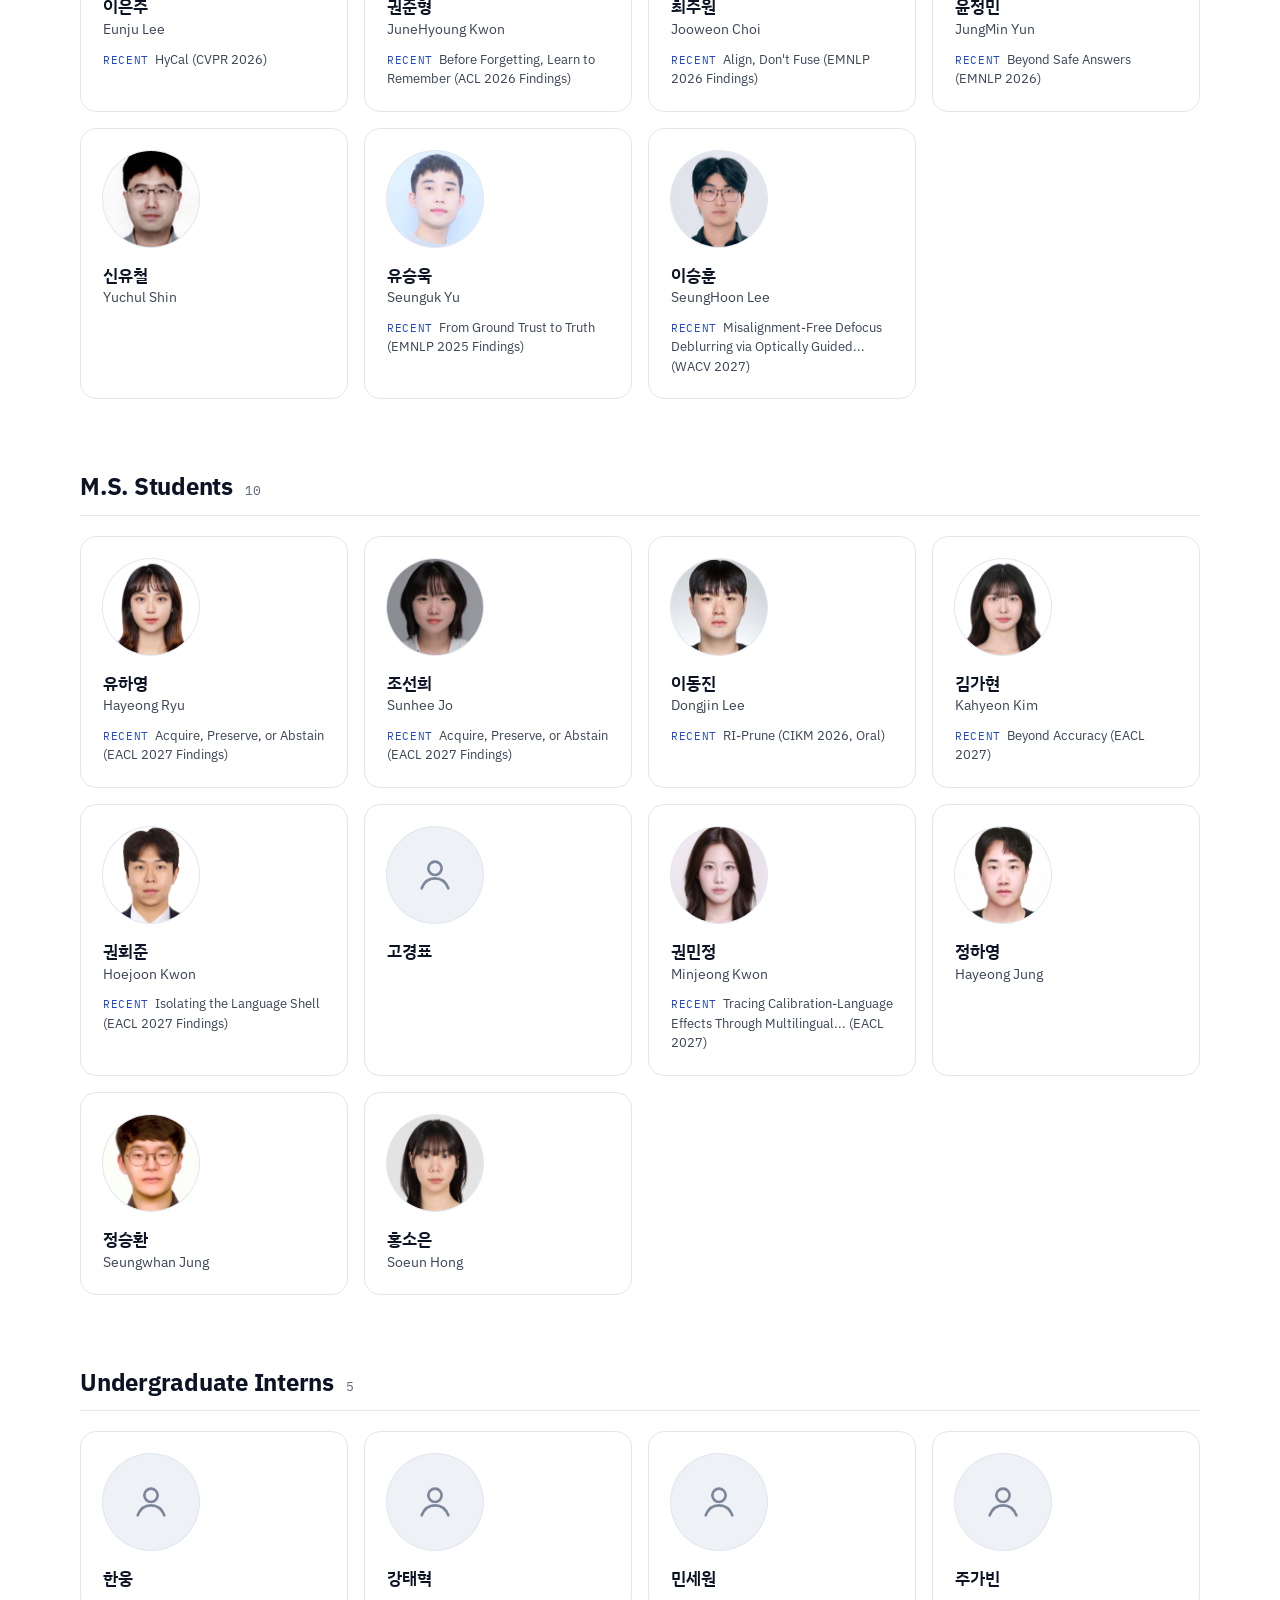
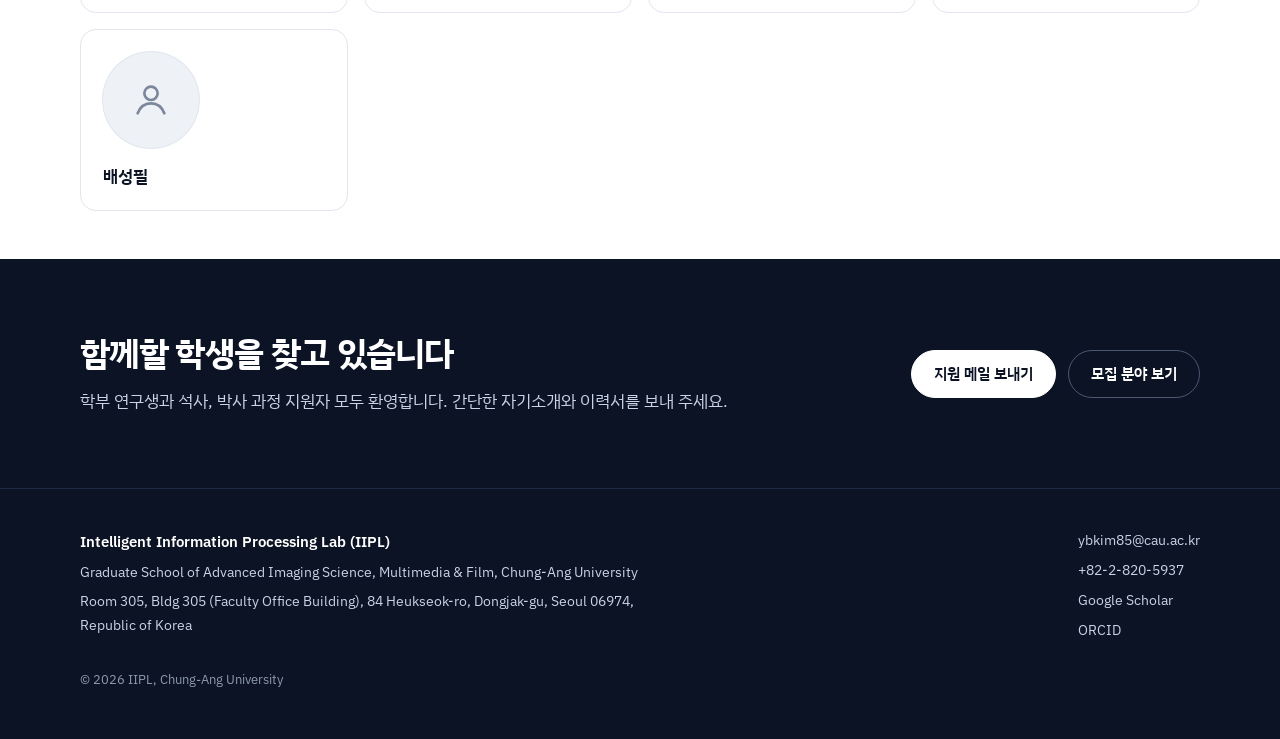
<file: people.html>
<!doctype html>
<html lang="en">
<head>
<meta charset="utf-8">
<meta name="viewport" content="width=device-width, initial-scale=1">
<title>People | IIPL, Chung-Ang University</title>
<meta name="description" content="Members of the Intelligent Information Processing Lab (IIPL) at Chung-Ang University, led by Prof. YoungBin Kim.">
<link rel="canonical" href="https://iiplcau.github.io/people.html">
<meta property="og:type" content="website">
<meta property="og:site_name" content="IIPL, Chung-Ang University">
<meta property="og:title" content="People | IIPL, Chung-Ang University">
<meta property="og:description" content="Members of the Intelligent Information Processing Lab (IIPL) at Chung-Ang University, led by Prof. YoungBin Kim.">
<meta property="og:url" content="https://iiplcau.github.io/people.html">
<meta property="og:image" content="https://iiplcau.github.io/og-image.jpg">
<meta property="og:image:width" content="1200">
<meta property="og:image:height" content="630">
<meta property="og:image:alt" content="IIPL members at HCLT 2026 in Busan">
<meta name="twitter:card" content="summary_large_image">
<link rel="icon" href="favicon.svg" type="image/svg+xml">
<link rel="preconnect" href="https://fonts.googleapis.com">
<link rel="preconnect" href="https://fonts.gstatic.com" crossorigin>
<link href="https://fonts.googleapis.com/css2?family=IBM+Plex+Mono:wght@400;500&amp;family=IBM+Plex+Sans+KR:wght@400;500;600;700&amp;family=IBM+Plex+Sans:wght@400;500;600;700&amp;display=swap" rel="stylesheet">
<link rel="stylesheet" href="style.css">
</head>
<body data-page="people">
<a class="skip" href="#main">Skip to content</a>

<header class="site-header">
<nav class="wrap nav" aria-label="Main">
<a class="brand" href="./">
<svg width="36" height="36" viewBox="0 0 36 36" aria-hidden="true"><rect width="36" height="36" rx="9" fill="#1F47C8"/><rect x="9" y="10" width="18" height="3.2" rx="1.6" fill="#FFFFFF"/><rect x="9" y="16.4" width="13" height="3.2" rx="1.6" fill="#FFFFFF"/><rect x="9" y="22.8" width="8" height="3.2" rx="1.6" fill="#FFFFFF"/></svg>
<span class="brand-text"><span class="brand-name">IIPL</span><span class="brand-sub">Chung-Ang University</span></span>
</a>
<div class="nav-links">
<a class="nl" href="./#research">Research</a>
<a class="nl" href="./#news">News</a>
<a class="nl" href="people.html" aria-current="page">People</a>
<a class="nl" href="publications.html">Publications</a>
<a class="nl" href="projects.html">Projects</a>
<a class="nl" href="gallery.html">Gallery</a>
<a class="btn btn-primary nav-cta" href="./#join">Join us</a>
</div>
</nav>
</header>

<main id="main">
<section class="page-head">
<div class="wrap stack gap-14">
<p class="eyebrow">People</p>
<h1 class="h-page">The people behind IIPL</h1>
<p class="sub" style="font-size: 18px; max-width: 40em" id="people-summary">Graduate students and undergraduate interns, advised by Prof. YoungBin Kim.</p>
</div>
</section>

<section aria-labelledby="pi-name" style="padding: 0 0 64px">
<div class="wrap stack gap-32">
<article class="pi-card">
<img class="pi-photo" src="photo-youngbin-kim.jpg" alt="Portrait of Prof. YoungBin Kim" width="319" height="532">
<div class="pi-info">
<div class="stack" style="gap: 8px">
<p class="eyebrow">Principal investigator</p>
<h2 class="pi-name" id="pi-name">YoungBin Kim <span class="pi-name-ko" lang="ko">김영빈</span></h2>
<p class="pi-title">Associate Professor, Graduate School of Advanced Imaging Science, Multimedia &amp; Film (GSAIM), Chung-Ang University</p>
</div>
<div class="buttons">
<a class="btn btn-primary" href="mailto:ybkim85@cau.ac.kr">Email</a>
<a class="btn btn-secondary" href="https://scholar.google.co.kr/citations?hl=en&amp;user=If6P518AAAAJ">Google Scholar</a>
<a class="btn btn-secondary" href="https://orcid.org/0000-0002-2114-0120">ORCID</a>
</div>
<p class="pi-bio">YoungBin Kim directs the Intelligent Information Processing Lab at Chung-Ang University. His research spans natural language processing, large language models, and multimodal AI, with a focus on trustworthy AI (hallucination detection and mitigation, machine unlearning, and bias mitigation) and efficient language models. His group publishes at venues including ACL, EMNLP, NAACL, AAAI, CVPR, and ECCV.</p>
<p class="pi-bio">He received his B.S. and M.S. in Computer Science from Korea University in 2010 and 2012, and his Ph.D. in Visual Information Processing from Korea University in 2017. He joined Chung-Ang University in 2018.</p>
<div class="pi-contact">
<span><span class="k">OFFICE</span>Room 305, Bldg 305 (Faculty Office Building)</span>
<span><span class="k">PHONE</span>+82-2-820-5937</span>
<span><span class="k">EMAIL</span>ybkim85@cau.ac.kr</span>
</div>
</div>
</article>
<div class="honors">
<h3>Service and honors</h3>
<div class="honors-list">
<p class="hon"><span class="yr">2026</span><span class="tx">Top Reviewer, NeurIPS 2026</span></p>
<p class="hon"><span class="yr">2026</span><span class="tx">Editorial Board, The Visual Computer (Springer)</span></p>
<p class="hon"><span class="yr">Since 2025</span><span class="tx">PI, Seoul ANCHOR (formerly RISE) Creative Industry Talent Development project, rated S in its first-year evaluation</span></p>
<p class="hon"><span class="yr">2025</span><span class="tx">Best Reviewer Award, AISTATS 2025</span></p>
<p class="hon"><span class="yr">2025</span><span class="tx">Recognized for excellence in course evaluation, Fall 2024</span></p>
<p class="hon"><span class="yr">Since 2024</span><span class="tx">Area Chair, ACL Rolling Review</span></p>
</div>
</div>
</div>
</section>

<div id="people-groups"></div>
<noscript><div class="wrap"><p class="sub" style="padding-bottom: 48px">Turn on JavaScript to see the member list.</p></div></noscript>

<section class="section-dark join-band" lang="ko">
<div class="wrap join-band-row">
<div class="join-band-text">
<h2 class="join-band-title">함께할 학생을 찾고 있습니다</h2>
<p class="join-body" style="font-size: 16.5px">학부 연구생과 석사, 박사 과정 지원자 모두 환영합니다. 간단한 자기소개와 이력서를 보내 주세요.</p>
</div>
<div class="buttons" style="gap: 12px">
<a class="btn btn-inverse" href="mailto:ybkim85@cau.ac.kr?subject=IIPL%20%EC%A7%80%EC%9B%90%20%EB%AC%B8%EC%9D%98">지원 메일 보내기</a>
<a class="btn btn-ghost-dark" href="./#join">모집 분야 보기</a>
</div>
</div>
</section>
</main>

<footer class="site-footer">
<div class="wrap footer-row">
<div class="footer-col" style="max-width: 560px">
<p class="footer-name">Intelligent Information Processing Lab (IIPL)</p>
<p>Graduate School of Advanced Imaging Science, Multimedia &amp; Film, Chung-Ang University</p>
<p>Room 305, Bldg 305 (Faculty Office Building), 84 Heukseok-ro, Dongjak-gu, Seoul 06974, Republic of Korea</p>
</div>
<div class="footer-col">
<a class="footer-link" href="mailto:ybkim85@cau.ac.kr">ybkim85@cau.ac.kr</a>
<span>+82-2-820-5937</span>
<a class="footer-link" href="https://scholar.google.co.kr/citations?hl=en&amp;user=If6P518AAAAJ">Google Scholar</a>
<a class="footer-link" href="https://orcid.org/0000-0002-2114-0120">ORCID</a>
</div>
</div>
<p class="wrap footer-copy">© 2026 IIPL, Chung-Ang University</p>
</footer>

<script src="site.js"></script>
</body>
</html>
</file>
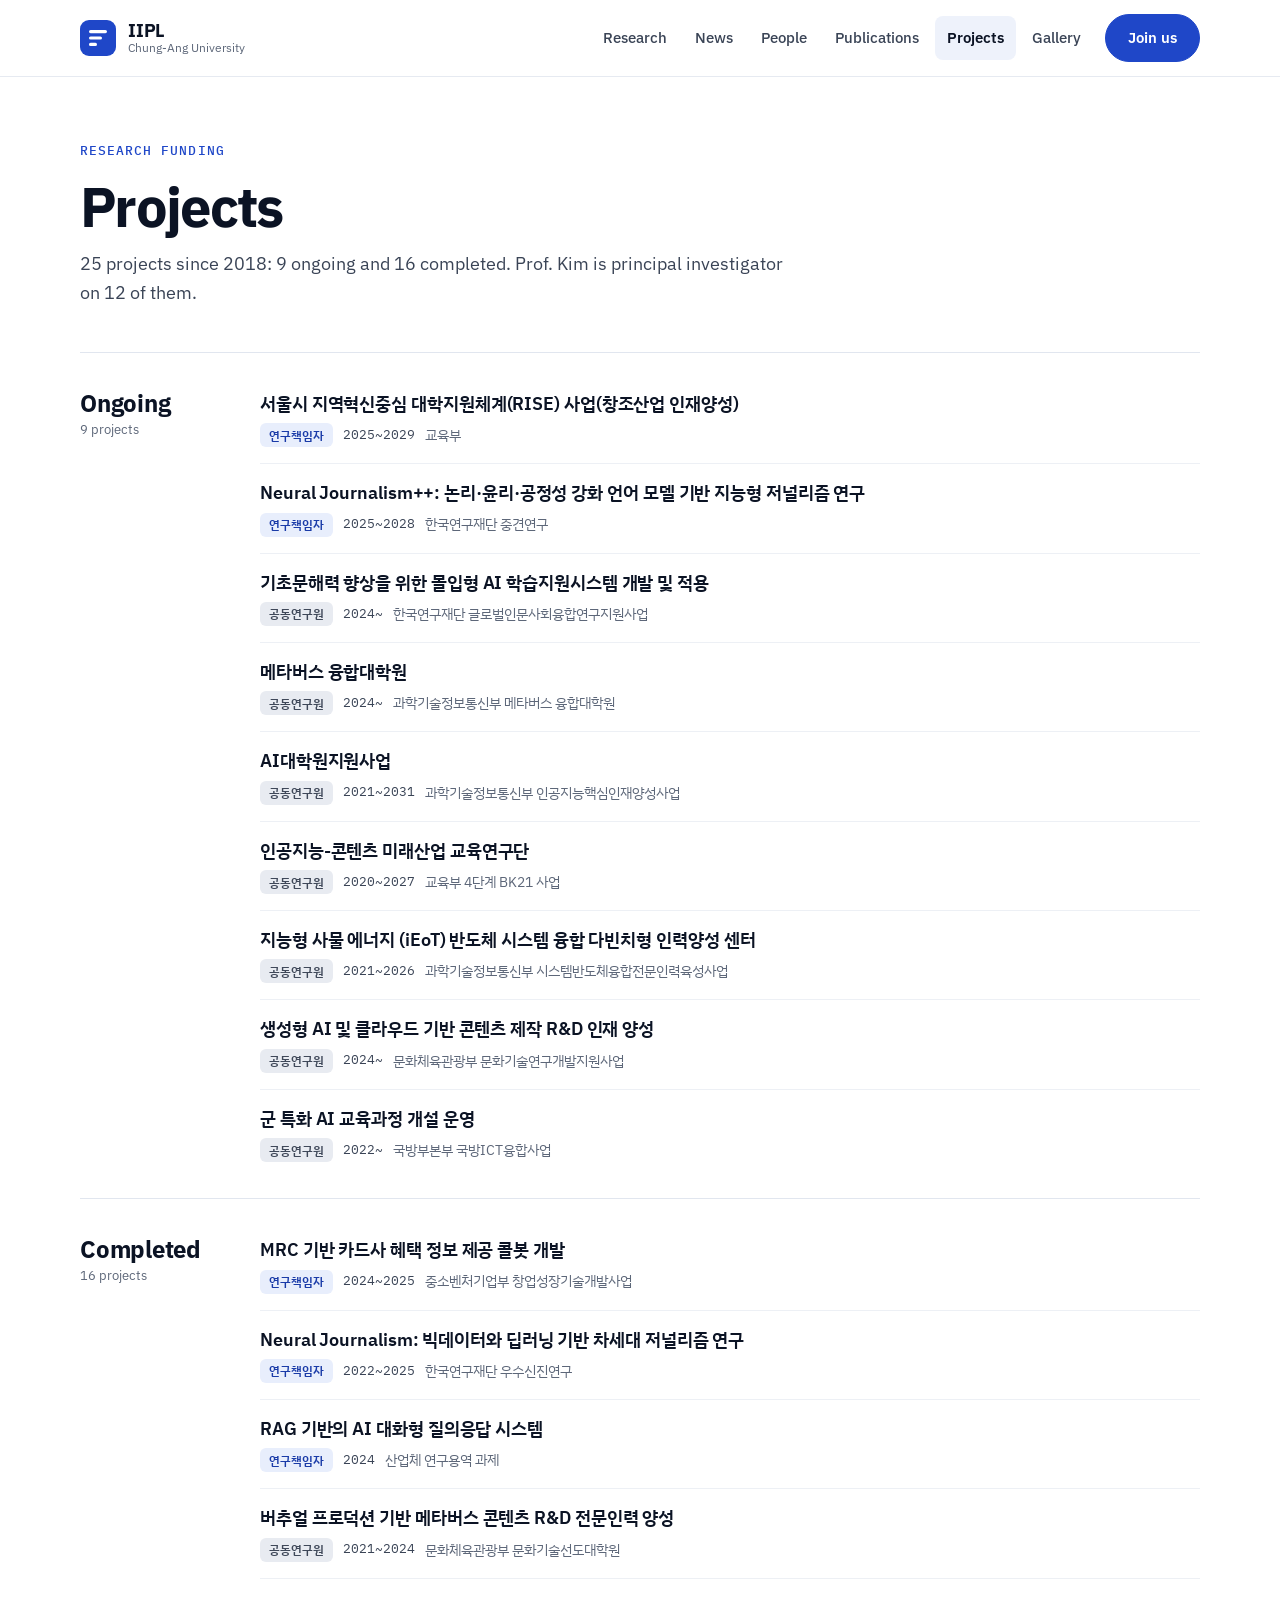
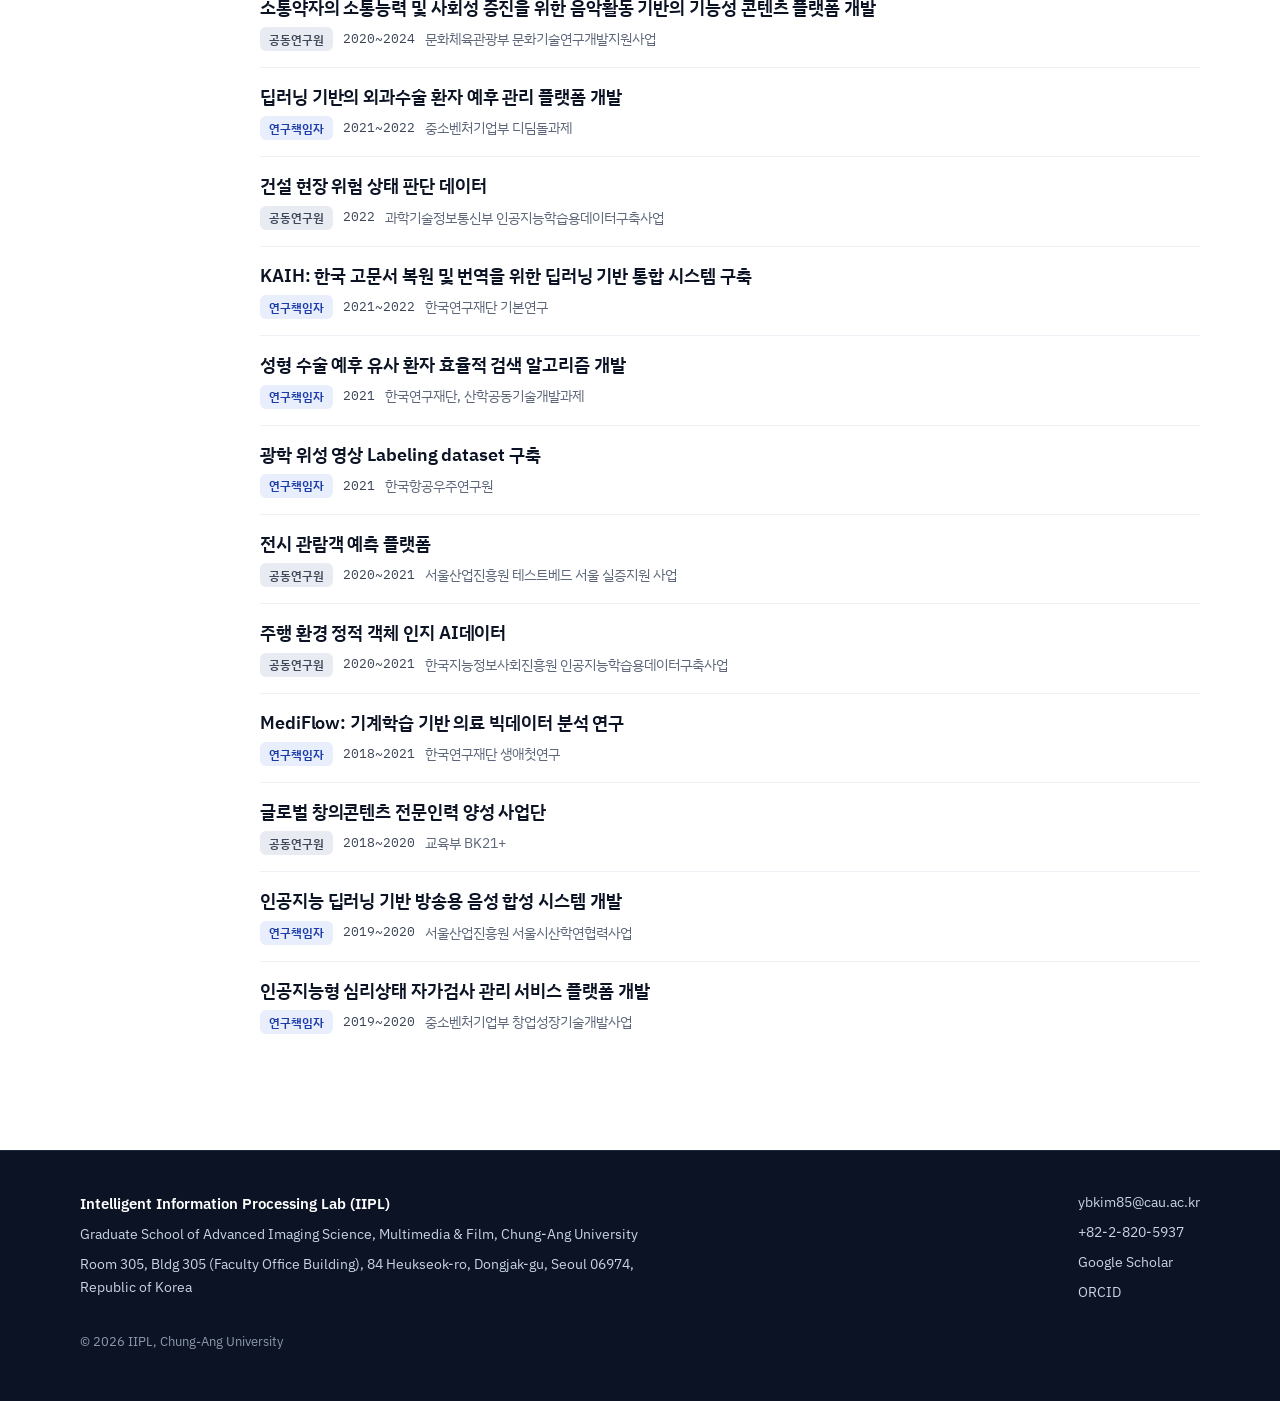
<file: projects.html>
<!doctype html>
<html lang="en">
<head>
<meta charset="utf-8">
<meta name="viewport" content="width=device-width, initial-scale=1">
<title>Projects | IIPL, Chung-Ang University</title>
<meta name="description" content="Research projects of the Intelligent Information Processing Lab (IIPL) at Chung-Ang University: ongoing and completed government and industry projects.">
<link rel="canonical" href="https://iiplcau.github.io/projects.html">
<meta property="og:type" content="website">
<meta property="og:site_name" content="IIPL, Chung-Ang University">
<meta property="og:title" content="Projects | IIPL, Chung-Ang University">
<meta property="og:description" content="Research projects of the Intelligent Information Processing Lab (IIPL) at Chung-Ang University: ongoing and completed government and industry projects.">
<meta property="og:url" content="https://iiplcau.github.io/projects.html">
<meta property="og:image" content="https://iiplcau.github.io/og-image.jpg">
<meta property="og:image:width" content="1200">
<meta property="og:image:height" content="630">
<meta property="og:image:alt" content="IIPL members at HCLT 2026 in Busan">
<meta name="twitter:card" content="summary_large_image">
<link rel="icon" href="favicon.svg" type="image/svg+xml">
<link rel="preconnect" href="https://fonts.googleapis.com">
<link rel="preconnect" href="https://fonts.gstatic.com" crossorigin>
<link href="https://fonts.googleapis.com/css2?family=IBM+Plex+Mono:wght@400;500&amp;family=IBM+Plex+Sans+KR:wght@400;500;600;700&amp;family=IBM+Plex+Sans:wght@400;500;600;700&amp;display=swap" rel="stylesheet">
<link rel="stylesheet" href="style.css">
</head>
<body data-page="projects">
<a class="skip" href="#main">Skip to content</a>

<header class="site-header">
<nav class="wrap nav" aria-label="Main">
<a class="brand" href="./">
<svg width="36" height="36" viewBox="0 0 36 36" aria-hidden="true"><rect width="36" height="36" rx="9" fill="#1F47C8"/><rect x="9" y="10" width="18" height="3.2" rx="1.6" fill="#FFFFFF"/><rect x="9" y="16.4" width="13" height="3.2" rx="1.6" fill="#FFFFFF"/><rect x="9" y="22.8" width="8" height="3.2" rx="1.6" fill="#FFFFFF"/></svg>
<span class="brand-text"><span class="brand-name">IIPL</span><span class="brand-sub">Chung-Ang University</span></span>
</a>
<div class="nav-links">
<a class="nl" href="./#research">Research</a>
<a class="nl" href="./#news">News</a>
<a class="nl" href="people.html">People</a>
<a class="nl" href="publications.html">Publications</a>
<a class="nl" href="projects.html" aria-current="page">Projects</a>
<a class="nl" href="gallery.html">Gallery</a>
<a class="btn btn-primary nav-cta" href="./#join">Join us</a>
</div>
</nav>
</header>

<main id="main">
<section class="pub-head">
<div class="wrap section-head">
<div class="stack gap-14" style="max-width: 720px">
<p class="eyebrow">Research funding</p>
<h1 class="h-page">Projects</h1>
<p class="sub" style="font-size: 18px" id="proj-summary">Government and industry research projects the lab leads or takes part in.</p>
</div>
</div>
</section>

<section class="proj-results" aria-label="Project list">
<div class="wrap">
<div id="proj-groups"></div>
<noscript><p class="sub">Turn on JavaScript to see the project list.</p></noscript>
</div>
</section>
</main>

<footer class="site-footer">
<div class="wrap footer-row">
<div class="footer-col" style="max-width: 560px">
<p class="footer-name">Intelligent Information Processing Lab (IIPL)</p>
<p>Graduate School of Advanced Imaging Science, Multimedia &amp; Film, Chung-Ang University</p>
<p>Room 305, Bldg 305 (Faculty Office Building), 84 Heukseok-ro, Dongjak-gu, Seoul 06974, Republic of Korea</p>
</div>
<div class="footer-col">
<a class="footer-link" href="mailto:ybkim85@cau.ac.kr">ybkim85@cau.ac.kr</a>
<span>+82-2-820-5937</span>
<a class="footer-link" href="https://scholar.google.co.kr/citations?hl=en&amp;user=If6P518AAAAJ">Google Scholar</a>
<a class="footer-link" href="https://orcid.org/0000-0002-2114-0120">ORCID</a>
</div>
</div>
<p class="wrap footer-copy">© 2026 IIPL, Chung-Ang University</p>
</footer>

<script src="site.js"></script>
</body>
</html>
</file>
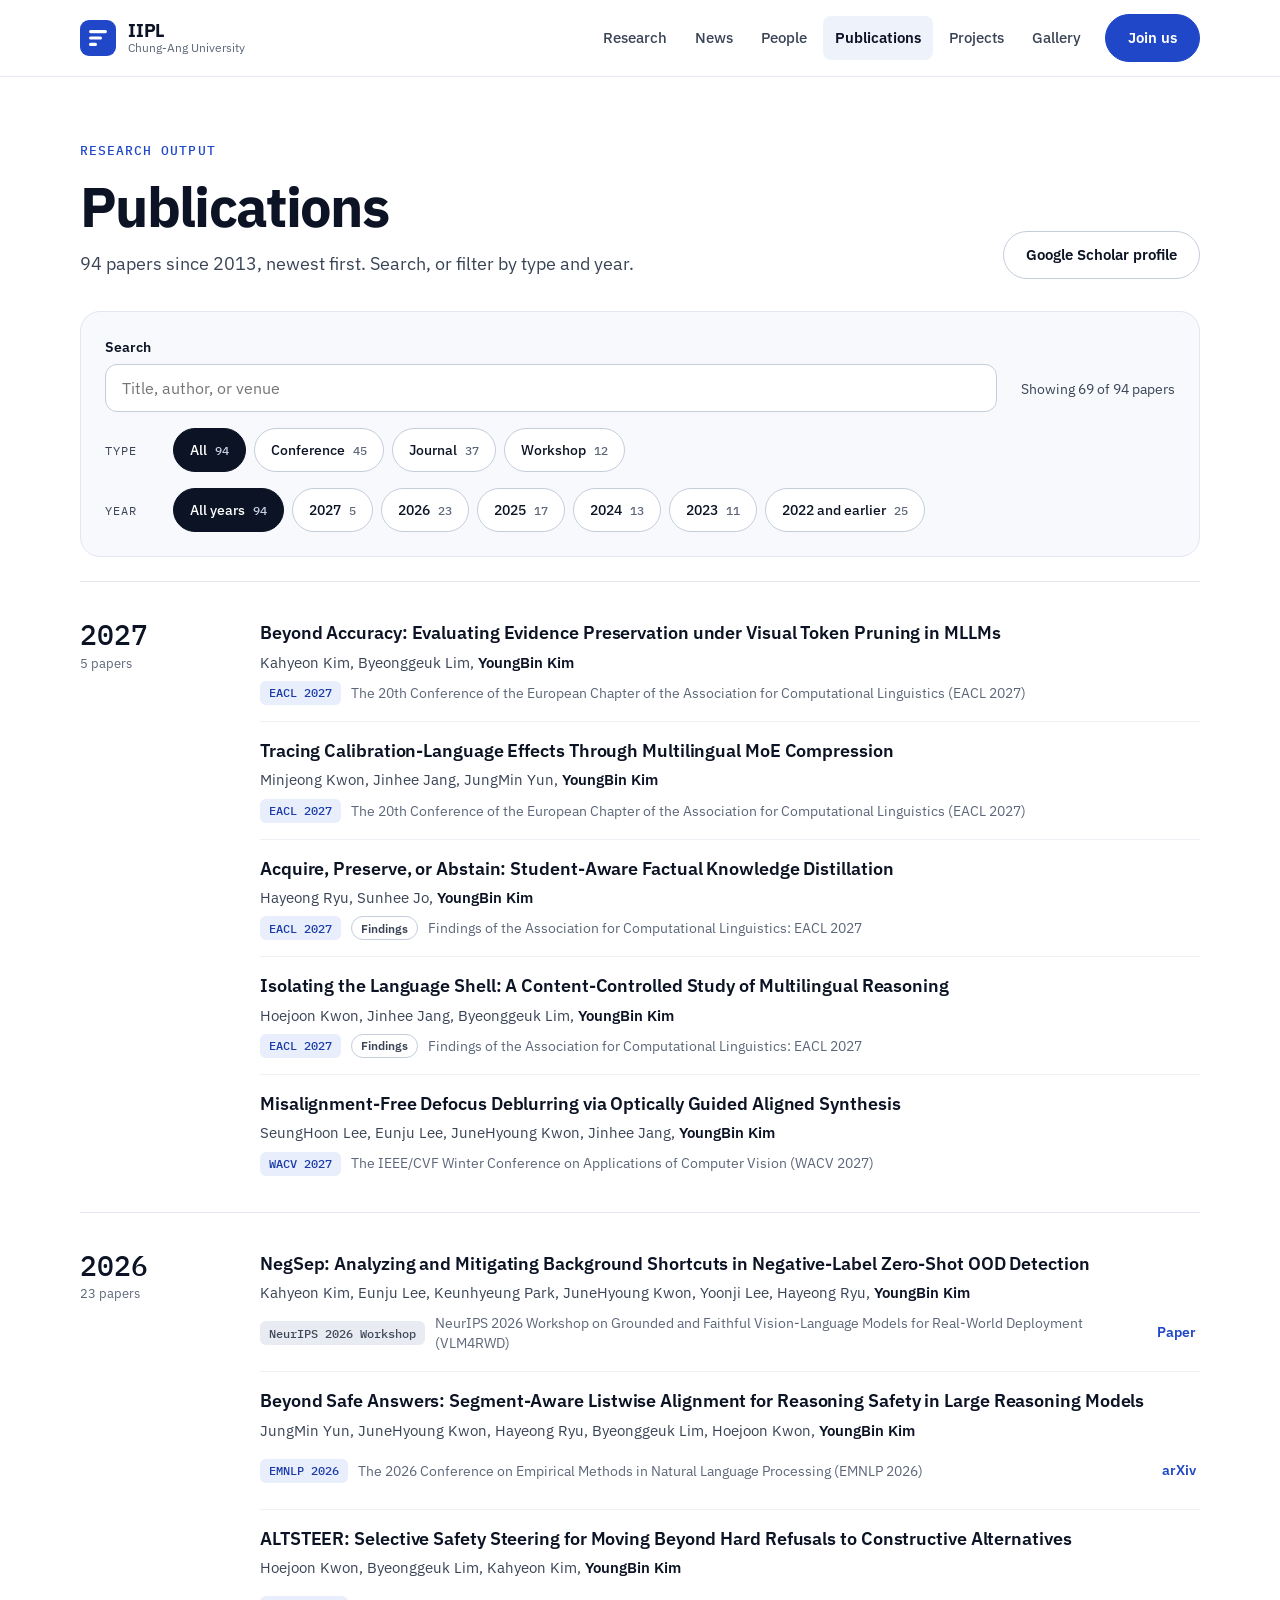
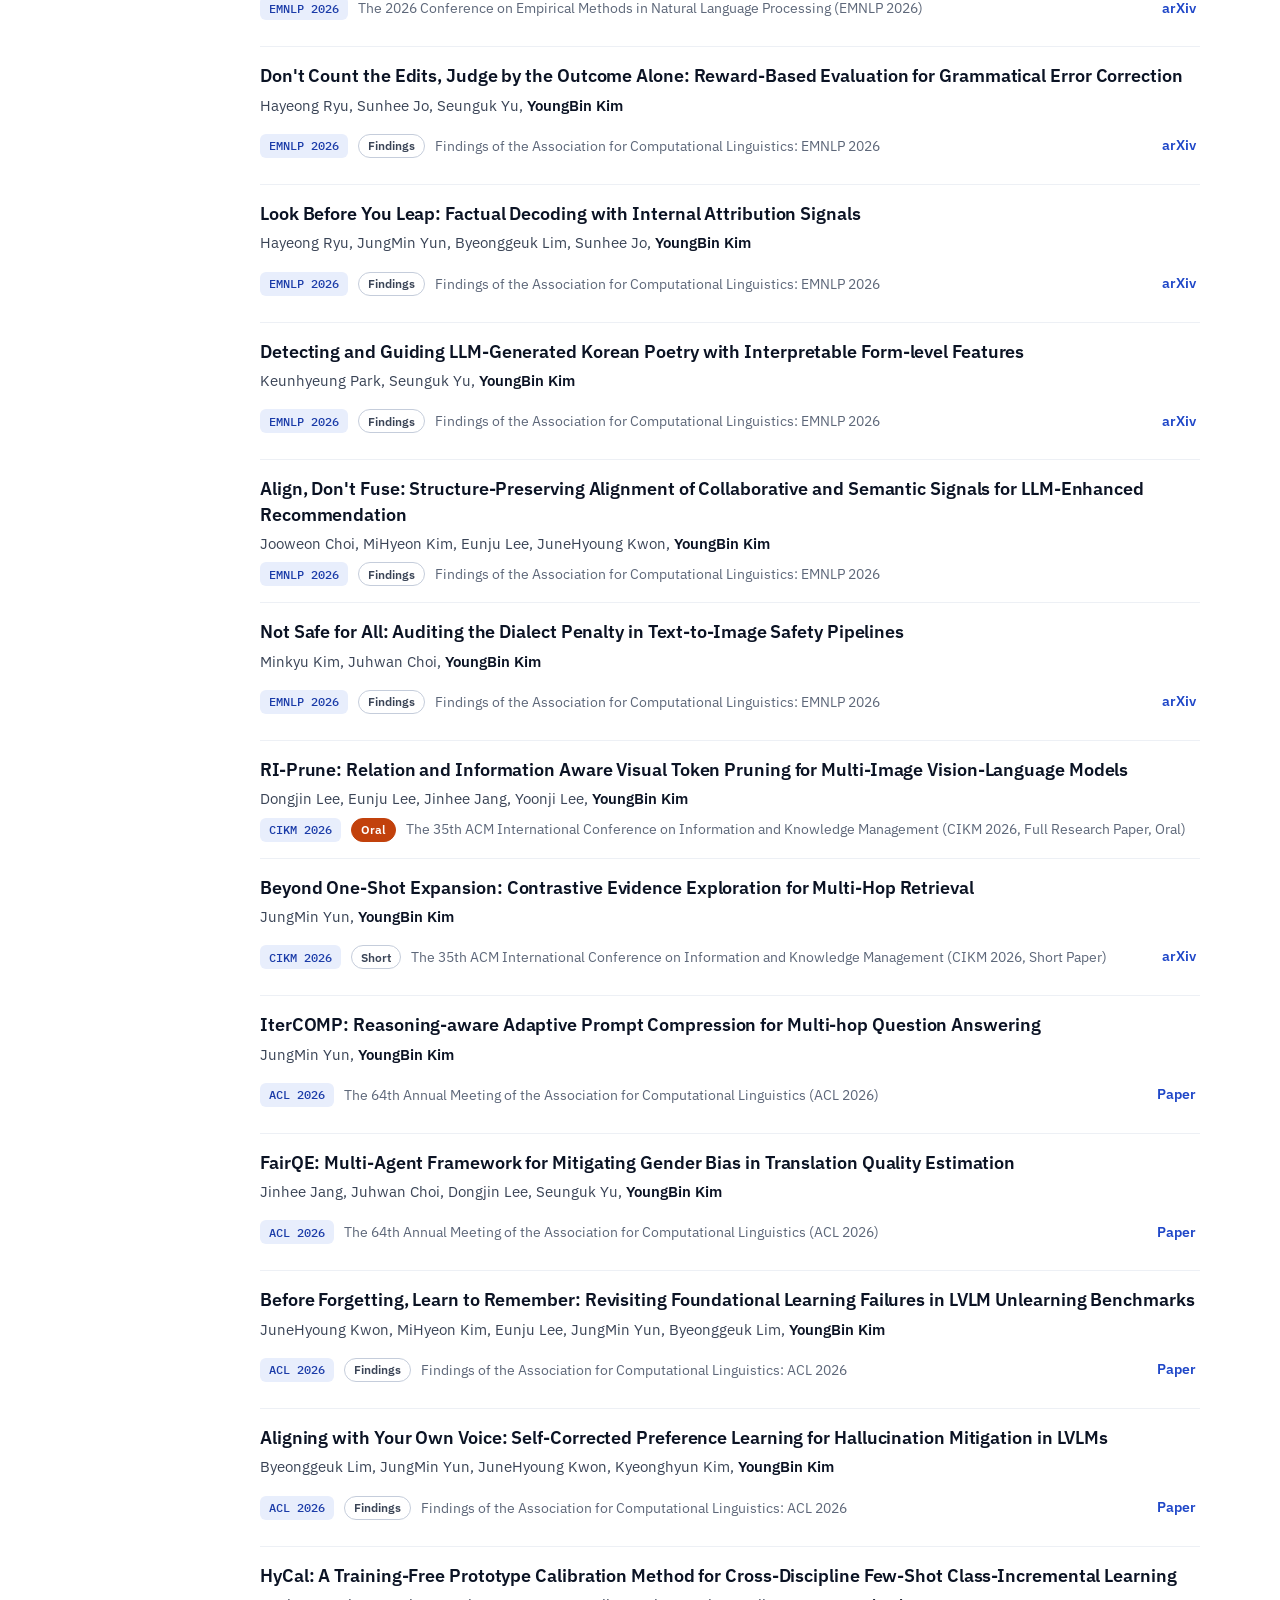
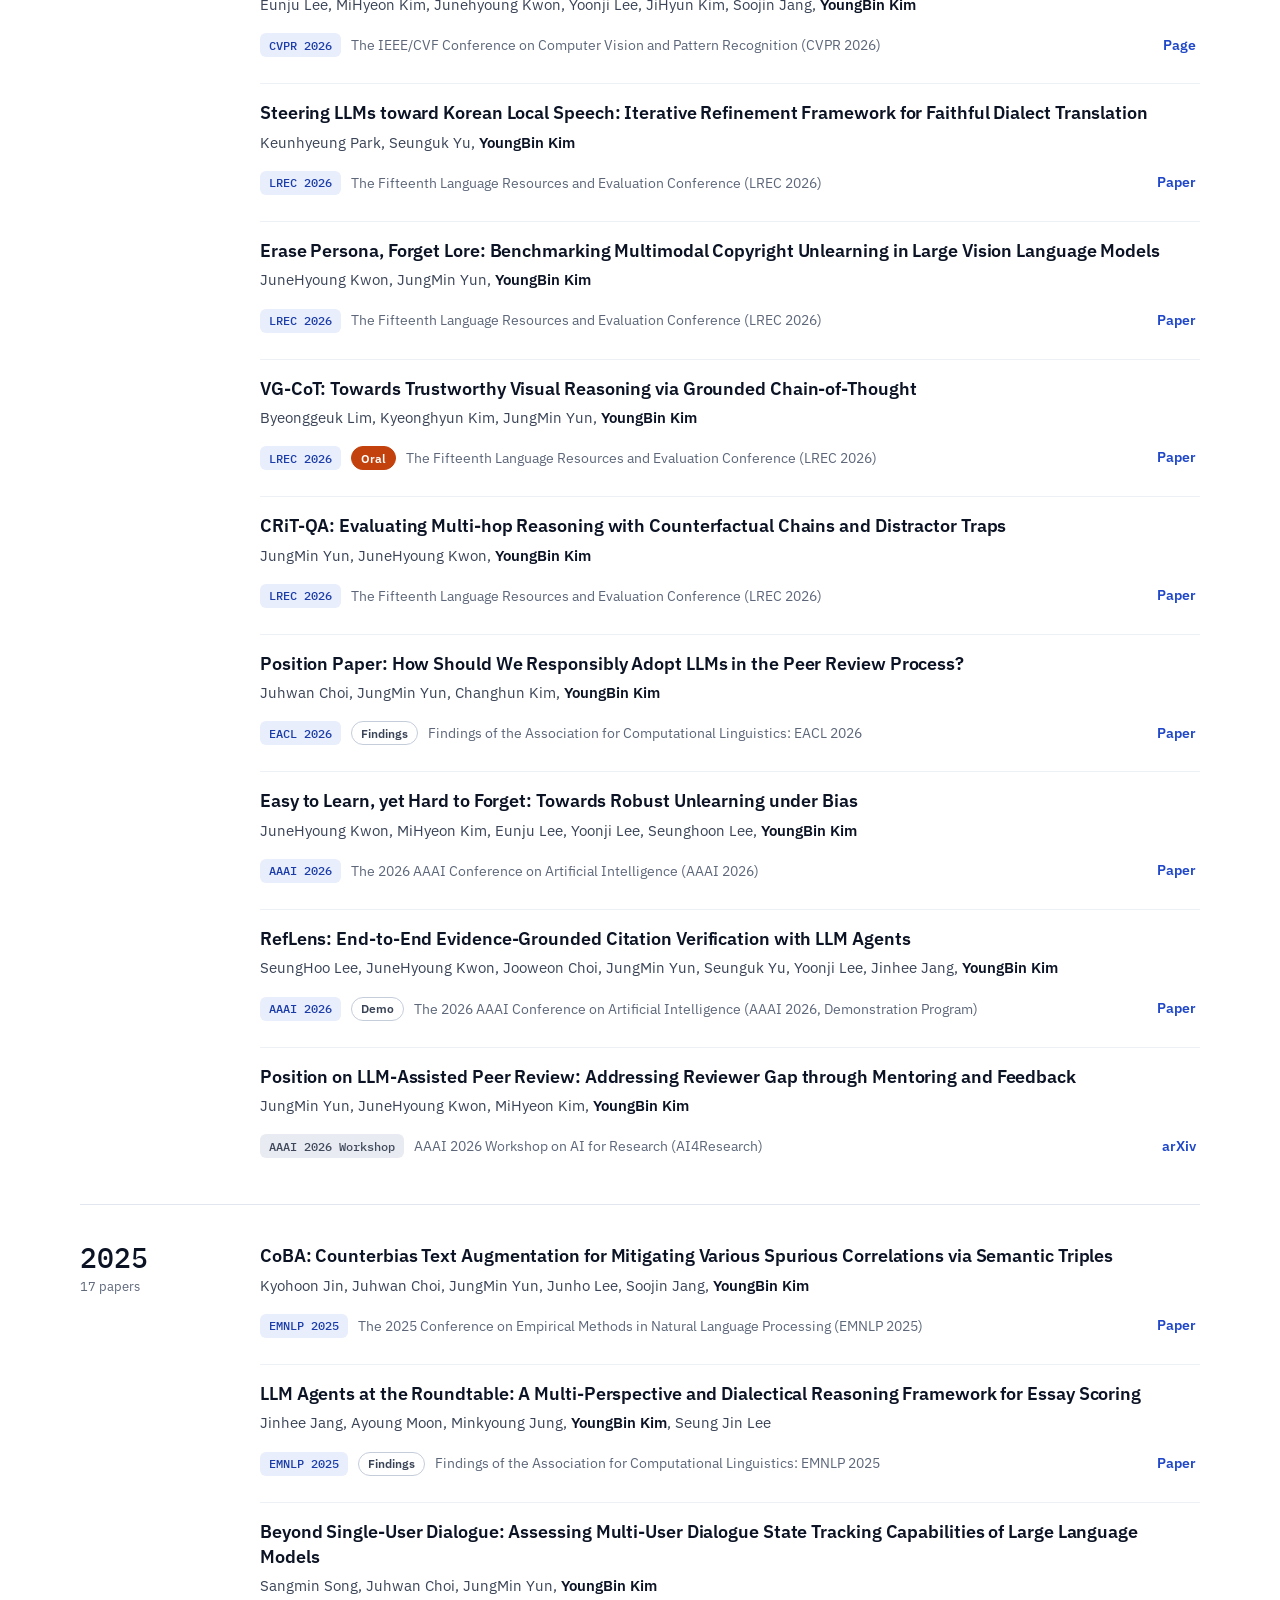
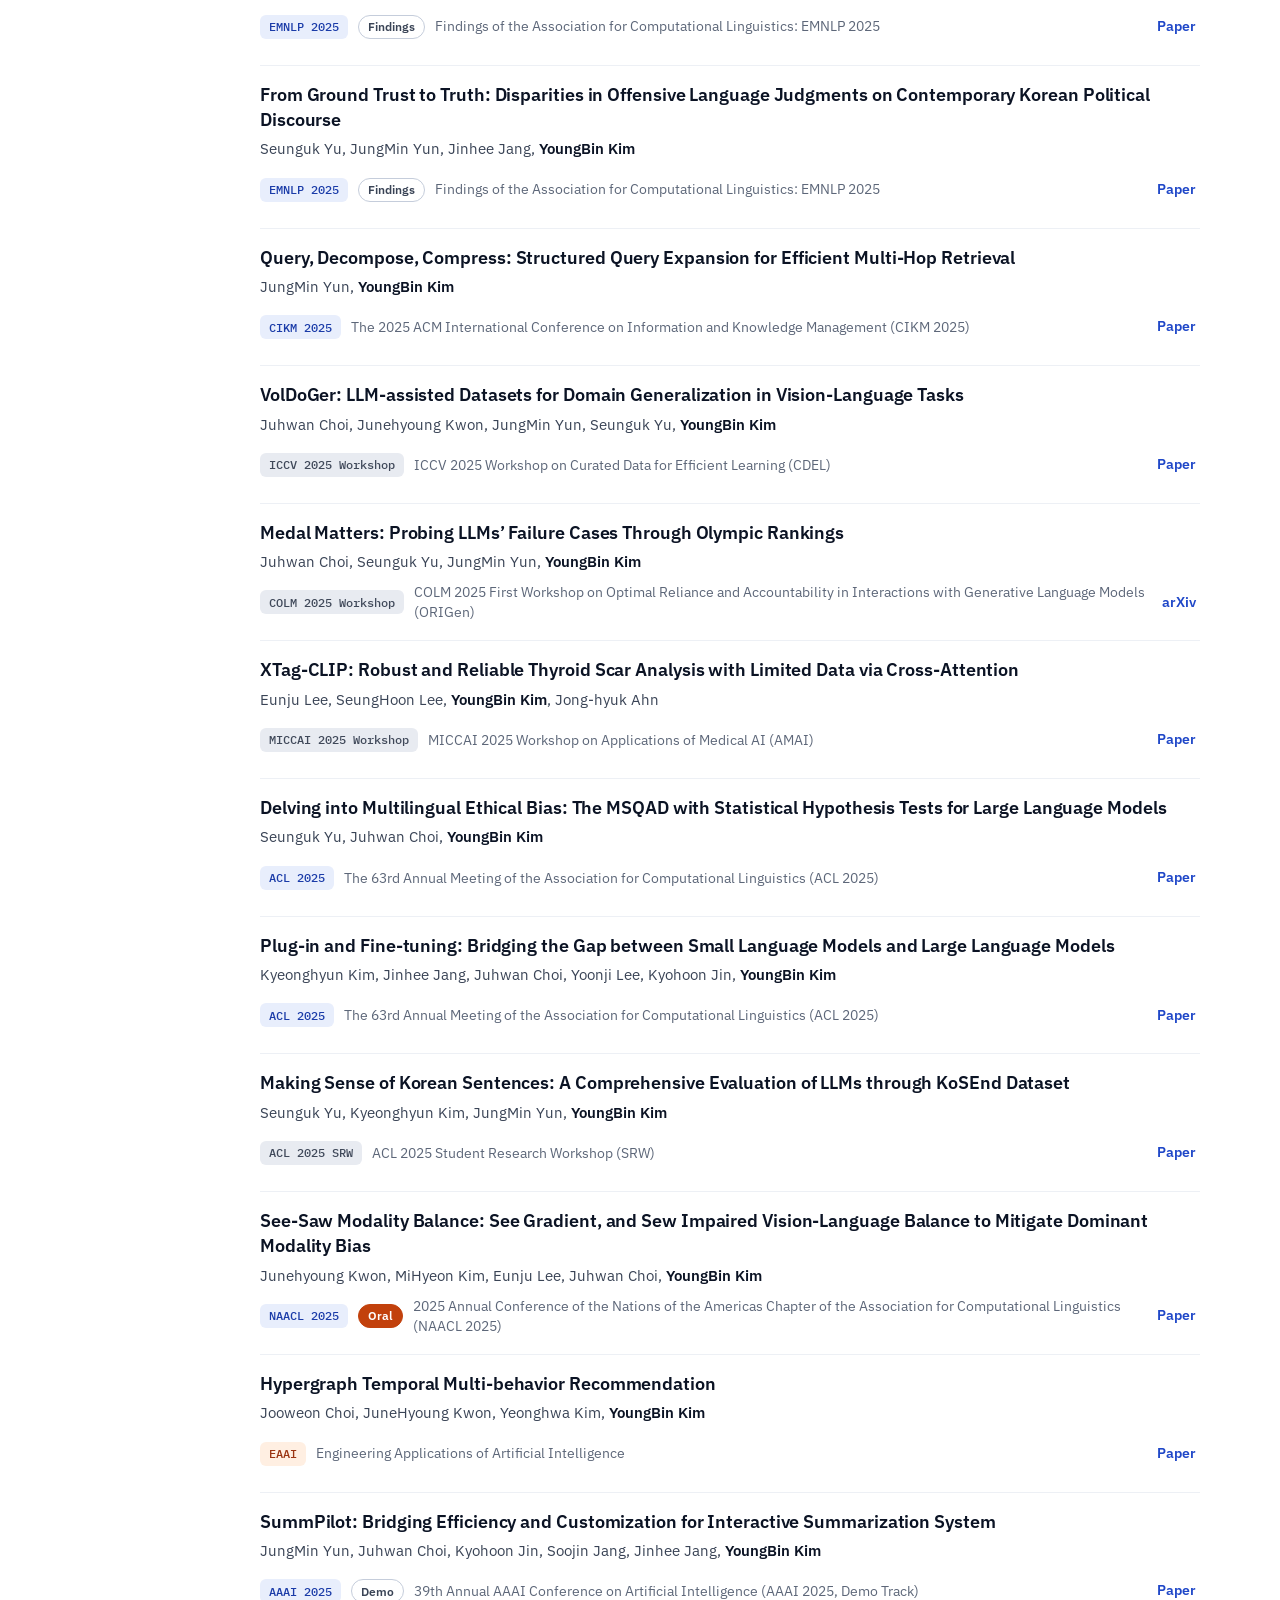
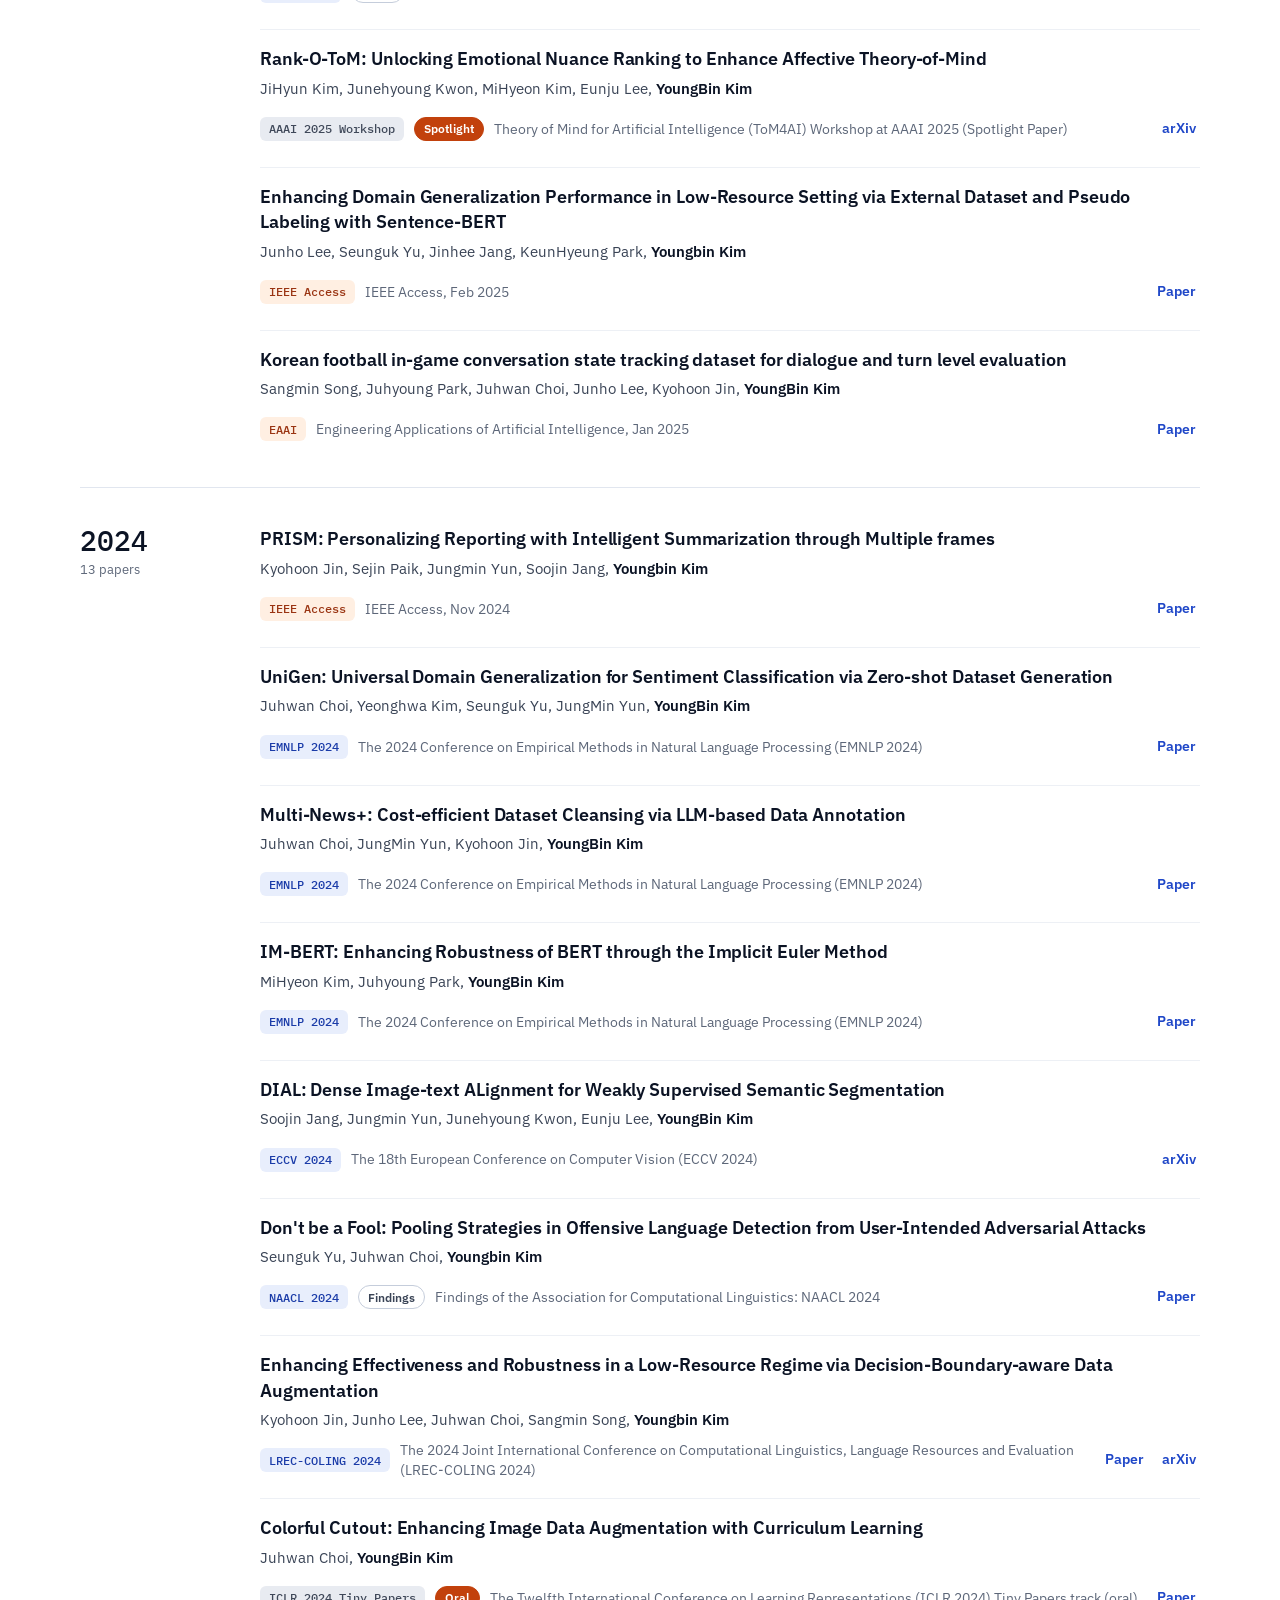
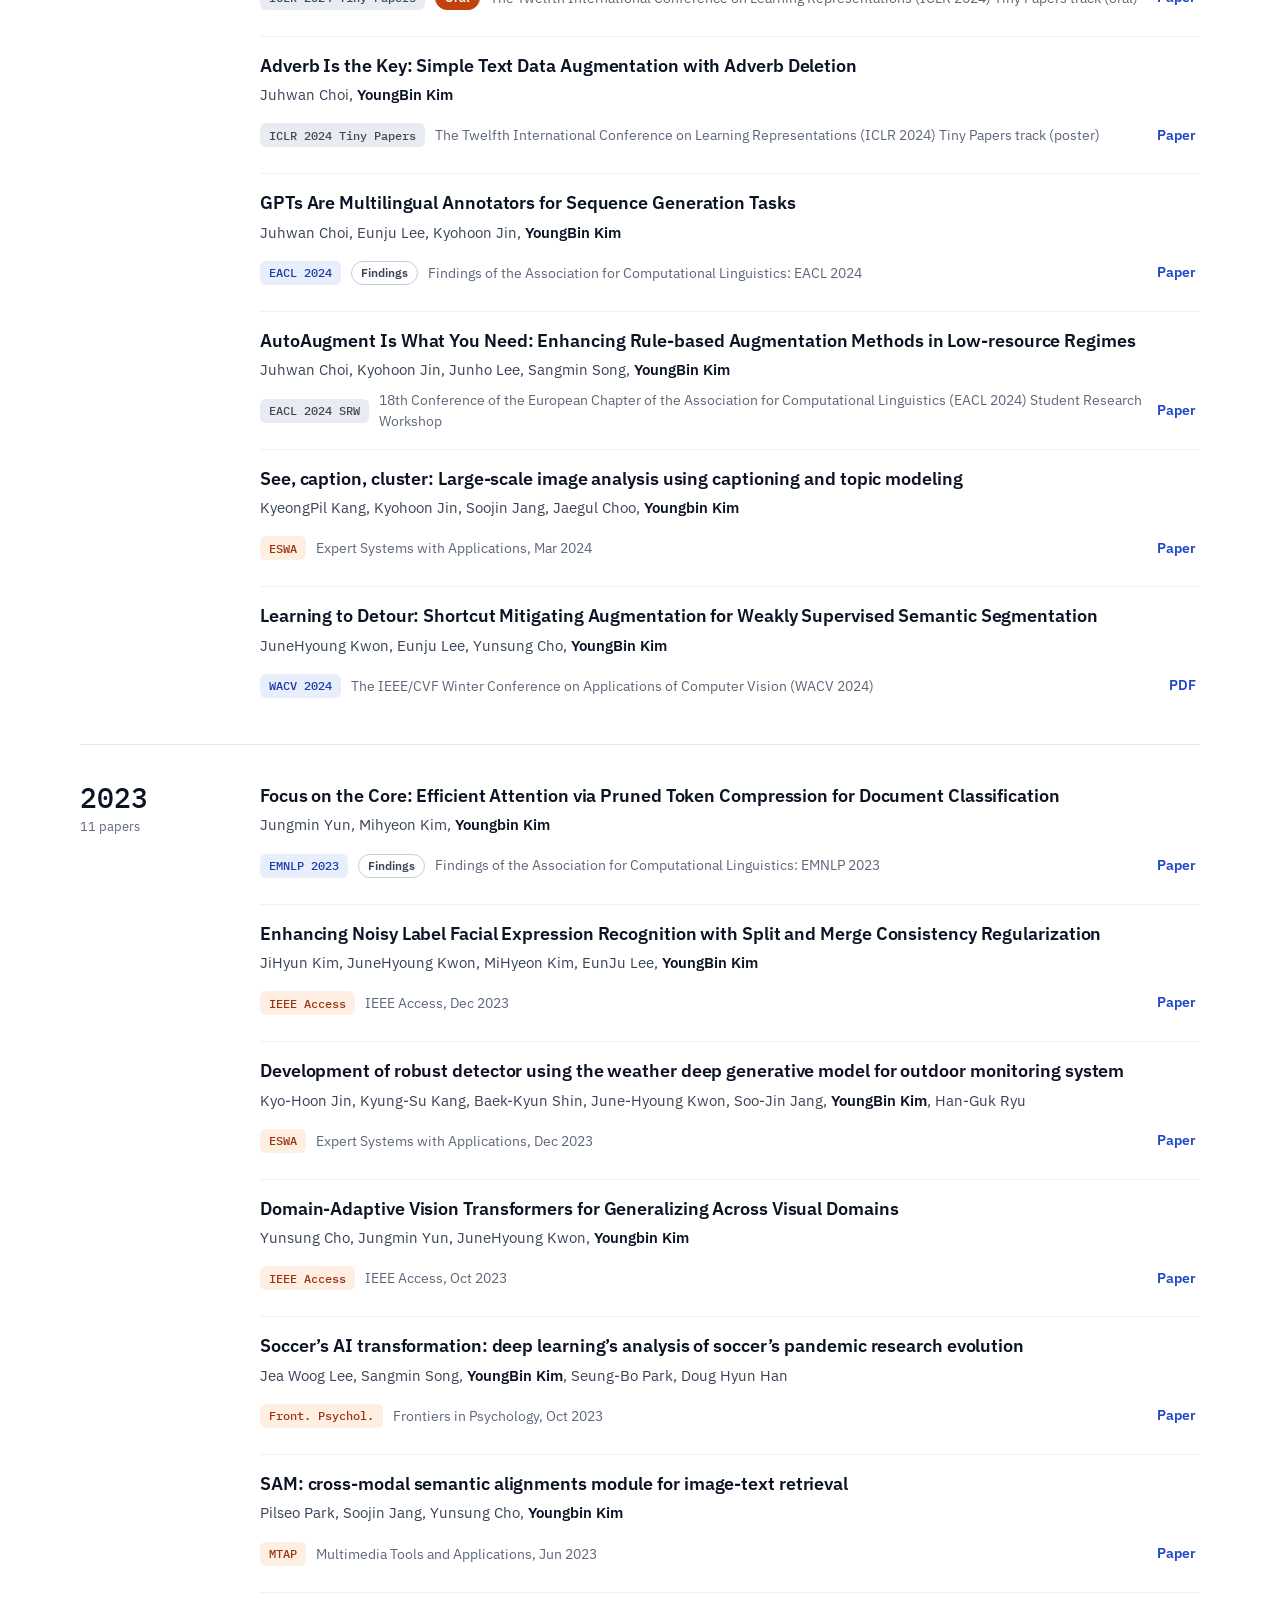
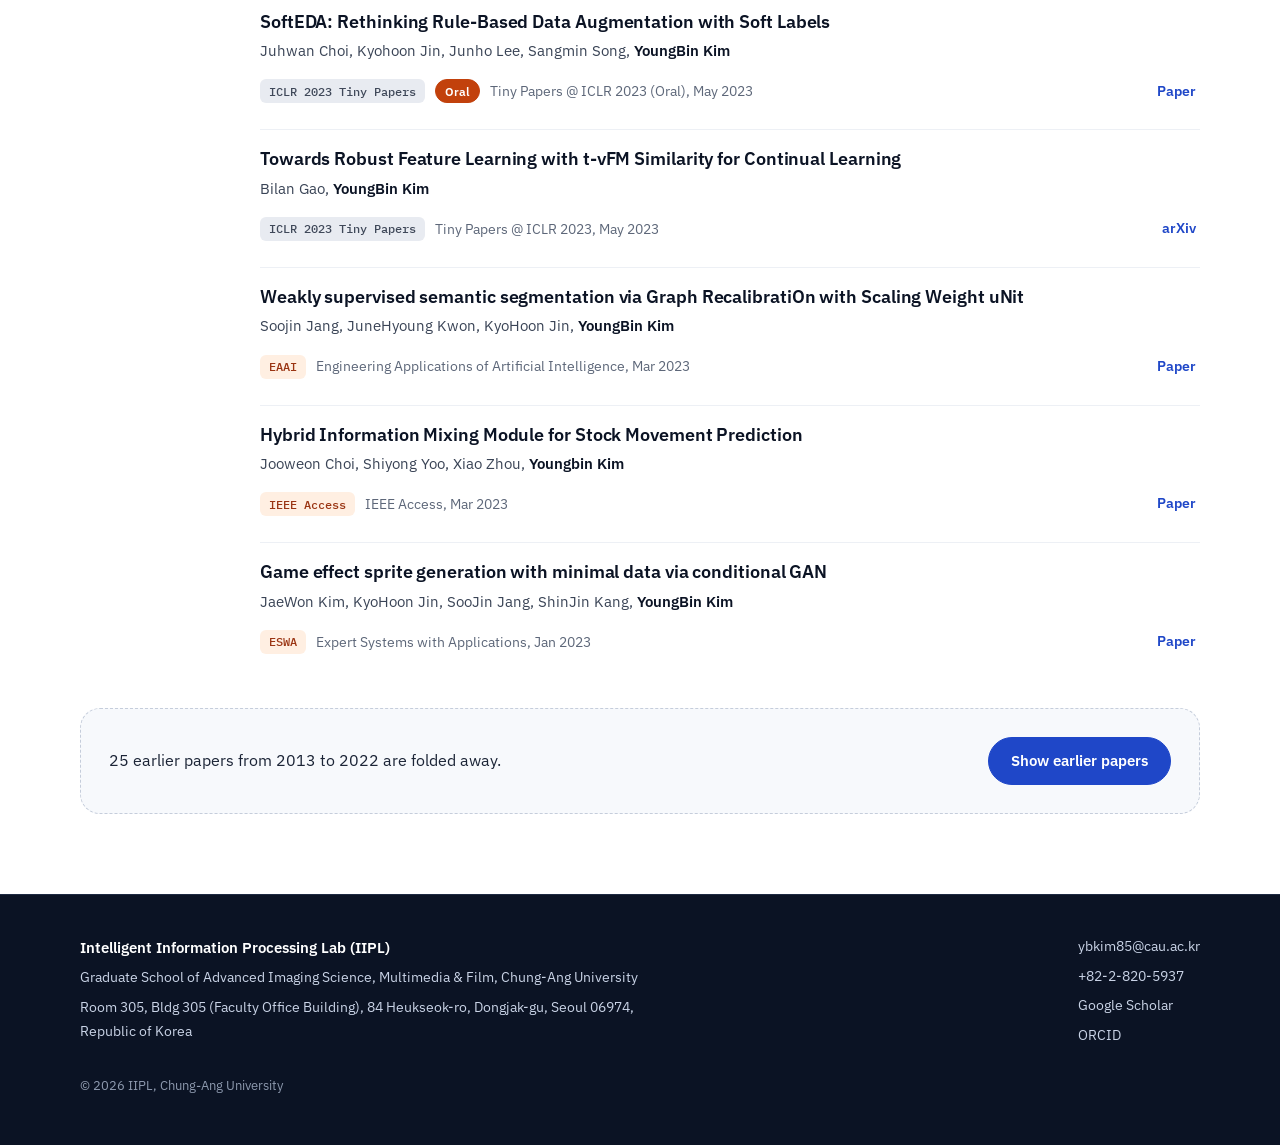
<file: publications.html>
<!doctype html>
<html lang="en">
<head>
<meta charset="utf-8">
<meta name="viewport" content="width=device-width, initial-scale=1">
<title>Publications | IIPL, Chung-Ang University</title>
<meta name="description" content="Publications of the Intelligent Information Processing Lab (IIPL) at Chung-Ang University: conference, journal, and workshop papers since 2013.">
<link rel="canonical" href="https://iiplcau.github.io/publications.html">
<meta property="og:type" content="website">
<meta property="og:site_name" content="IIPL, Chung-Ang University">
<meta property="og:title" content="Publications | IIPL, Chung-Ang University">
<meta property="og:description" content="Publications of the Intelligent Information Processing Lab (IIPL) at Chung-Ang University: conference, journal, and workshop papers since 2013.">
<meta property="og:url" content="https://iiplcau.github.io/publications.html">
<meta property="og:image" content="https://iiplcau.github.io/og-image.jpg">
<meta property="og:image:width" content="1200">
<meta property="og:image:height" content="630">
<meta property="og:image:alt" content="IIPL members at HCLT 2026 in Busan">
<meta name="twitter:card" content="summary_large_image">
<link rel="icon" href="favicon.svg" type="image/svg+xml">
<link rel="preconnect" href="https://fonts.googleapis.com">
<link rel="preconnect" href="https://fonts.gstatic.com" crossorigin>
<link href="https://fonts.googleapis.com/css2?family=IBM+Plex+Mono:wght@400;500&amp;family=IBM+Plex+Sans+KR:wght@400;500;600;700&amp;family=IBM+Plex+Sans:wght@400;500;600;700&amp;display=swap" rel="stylesheet">
<link rel="stylesheet" href="style.css">
</head>
<body data-page="publications">
<a class="skip" href="#main">Skip to content</a>

<header class="site-header">
<nav class="wrap nav" aria-label="Main">
<a class="brand" href="./">
<svg width="36" height="36" viewBox="0 0 36 36" aria-hidden="true"><rect width="36" height="36" rx="9" fill="#1F47C8"/><rect x="9" y="10" width="18" height="3.2" rx="1.6" fill="#FFFFFF"/><rect x="9" y="16.4" width="13" height="3.2" rx="1.6" fill="#FFFFFF"/><rect x="9" y="22.8" width="8" height="3.2" rx="1.6" fill="#FFFFFF"/></svg>
<span class="brand-text"><span class="brand-name">IIPL</span><span class="brand-sub">Chung-Ang University</span></span>
</a>
<div class="nav-links">
<a class="nl" href="./#research">Research</a>
<a class="nl" href="./#news">News</a>
<a class="nl" href="people.html">People</a>
<a class="nl" href="publications.html" aria-current="page">Publications</a>
<a class="nl" href="projects.html">Projects</a>
<a class="nl" href="gallery.html">Gallery</a>
<a class="btn btn-primary nav-cta" href="./#join">Join us</a>
</div>
</nav>
</header>

<main id="main">
<section class="pub-head">
<div class="wrap section-head">
<div class="stack gap-14" style="max-width: 720px">
<p class="eyebrow">Research output</p>
<h1 class="h-page">Publications</h1>
<p class="sub" style="font-size: 18px" id="pub-summary">Conference, journal, and workshop papers, newest first. Search, or filter by type and year.</p>
</div>
<a class="btn btn-secondary" href="https://scholar.google.co.kr/citations?hl=en&amp;user=If6P518AAAAJ">Google Scholar profile</a>
</div>
</section>

<section aria-label="Filters" style="padding: 0 0 12px">
<div class="wrap">
<div class="filters">
<div class="search-row">
<div class="search-field">
<label for="pub-search">Search</label>
<input id="pub-search" class="search" type="search" placeholder="Title, author, or venue" autocomplete="off">
</div>
<p class="result-line" id="result-line" aria-live="polite"></p>
</div>
<div class="filter-row">
<span class="flab" id="type-label">Type</span>
<div class="chips" role="group" aria-labelledby="type-label" id="type-chips"></div>
</div>
<div class="filter-row">
<span class="flab" id="year-label">Year</span>
<div class="chips" role="group" aria-labelledby="year-label" id="year-chips"></div>
</div>
</div>
</div>
</section>

<section class="pub-results" aria-label="Publication list">
<div class="wrap">
<div id="pub-groups"></div>
<noscript><p class="sub">Turn on JavaScript to browse the list, or see the <a href="https://scholar.google.co.kr/citations?hl=en&amp;user=If6P518AAAAJ">Google Scholar profile</a>.</p></noscript>
<div class="notice" id="pub-empty" hidden>
<p>No papers match these filters.</p>
<button type="button" class="btn btn-secondary" id="pub-reset">Clear filters</button>
</div>
<div class="notice" id="pub-more" hidden>
<p id="pub-more-text"></p>
<button type="button" class="btn btn-primary" id="pub-more-btn">Show earlier papers</button>
</div>
</div>
</section>
</main>

<footer class="site-footer">
<div class="wrap footer-row">
<div class="footer-col" style="max-width: 560px">
<p class="footer-name">Intelligent Information Processing Lab (IIPL)</p>
<p>Graduate School of Advanced Imaging Science, Multimedia &amp; Film, Chung-Ang University</p>
<p>Room 305, Bldg 305 (Faculty Office Building), 84 Heukseok-ro, Dongjak-gu, Seoul 06974, Republic of Korea</p>
</div>
<div class="footer-col">
<a class="footer-link" href="mailto:ybkim85@cau.ac.kr">ybkim85@cau.ac.kr</a>
<span>+82-2-820-5937</span>
<a class="footer-link" href="https://scholar.google.co.kr/citations?hl=en&amp;user=If6P518AAAAJ">Google Scholar</a>
<a class="footer-link" href="https://orcid.org/0000-0002-2114-0120">ORCID</a>
</div>
</div>
<p class="wrap footer-copy">© 2026 IIPL, Chung-Ang University</p>
</footer>

<script src="site.js"></script>
</body>
</html>
</file>
<file: style.css>
/* IIPL website styles */
:root {
  --ink: #0B1324;
  --ink-2: #1B2436;
  --muted: #3A4456;
  --muted-2: #5D6779;
  --line: #E1E6EF;
  --line-2: #E6EAF1;
  --line-3: #EDF0F5;
  --soft: #F4F6FA;
  --soft-2: #F7F9FC;
  --accent: #1F47C8;
  --accent-dark: #16328F;
  --accent-tint: #E8EEFC;
  --accent-ink: #1A3BA8;
  --orange: #C2410C;
  --orange-tint: #FFEFE2;
  --orange-ink: #9A3412;
  --green-tint: #E3F4EE;
  --green-ink: #0F5E4B;
  --gray-tint: #E8EBF1;
  --gray-ink: #3F4859;
  --navy: #0B1324;
  --navy-2: #131E33;
  --navy-line: #26334D;
  --on-navy: #C9D3E6;
  --on-navy-2: #A9B4C7;
  --on-navy-3: #8D99AE;
  --sky: #8FB0FF;
  --font: 'IBM Plex Sans', 'IBM Plex Sans KR', system-ui, -apple-system, 'Segoe UI', sans-serif;
  --font-ko: 'IBM Plex Sans KR', 'IBM Plex Sans', system-ui, -apple-system, 'Segoe UI', sans-serif;
  --mono: 'IBM Plex Mono', ui-monospace, Menlo, Consolas, monospace;
}

*, *::before, *::after { box-sizing: border-box; }
html { scroll-behavior: smooth; }
body {
  margin: 0;
  font-family: var(--font);
  color: var(--ink);
  background: #FFFFFF;
  line-height: 1.6;
  -webkit-font-smoothing: antialiased;
  text-rendering: optimizeLegibility;
}
img { max-width: 100%; height: auto; }
a { color: var(--accent); text-decoration: none; }
a:hover { color: var(--accent-dark); text-decoration: underline; }
a:focus-visible, button:focus-visible, input:focus-visible { outline: 3px solid #F59E0B; outline-offset: 2px; }
h1, h2, h3, p { margin: 0; }
[id] { scroll-margin-top: 16px; }

.wrap { max-width: 1200px; margin: 0 auto; padding-left: clamp(16px, 4vw, 40px); padding-right: clamp(16px, 4vw, 40px); }
.mono { font-family: var(--mono); }
.ko, [lang="ko"] { font-family: var(--font-ko); word-break: keep-all; }
.skip { position: absolute; left: -9999px; top: 8px; background: #FFFFFF; padding: 8px 12px; border-radius: 8px; z-index: 10; }
.skip:focus { left: 8px; }

/* Header */
.site-header { background: #FFFFFF; border-bottom: 1px solid var(--line-2); }
.nav { display: flex; flex-wrap: wrap; align-items: center; justify-content: space-between; gap: 8px 24px; padding-top: 14px; padding-bottom: 14px; }
.brand { display: inline-flex; align-items: center; gap: 12px; min-height: 44px; color: var(--ink); }
.brand:hover { color: var(--ink); text-decoration: none; }
.brand-text { display: flex; flex-direction: column; line-height: 1.15; }
.brand-name { font-size: 18px; font-weight: 700; letter-spacing: -0.01em; }
.brand-sub { font-size: 12px; color: var(--muted-2); }
.nav-links { display: flex; flex-wrap: wrap; align-items: center; gap: 2px 4px; }
.nl { display: inline-flex; align-items: center; min-height: 44px; padding: 0 12px; border-radius: 8px; color: var(--muted); font-size: 15px; font-weight: 500; }
.nl:hover { background: #EEF2FB; color: var(--ink); text-decoration: none; }
.nl[aria-current="page"] { color: var(--ink); font-weight: 600; background: #EEF2FB; }
.nav-cta { min-height: 44px; padding: 0 18px; margin-left: 8px; }

/* Buttons */
.btn { display: inline-flex; align-items: center; justify-content: center; gap: 8px; min-height: 48px; padding: 0 22px; border-radius: 999px; font: inherit; font-size: 15px; font-weight: 600; cursor: pointer; text-decoration: none; }
.btn:hover { text-decoration: none; }
.btn-primary { background: var(--accent); color: #FFFFFF; border: 1px solid var(--accent); }
.btn-primary:hover { background: var(--accent-dark); border-color: var(--accent-dark); color: #FFFFFF; }
.btn-secondary { background: #FFFFFF; color: var(--ink); border: 1px solid #C5CDDB; }
.btn-secondary:hover { border-color: var(--ink); color: var(--ink); }
.btn-inverse { background: #FFFFFF; color: var(--ink); border: 1px solid #FFFFFF; }
.btn-inverse:hover { background: #DCE4F7; border-color: #DCE4F7; color: var(--ink); }
.btn-ghost-dark { background: transparent; color: #FFFFFF; border: 1px solid #4A5874; }
.btn-ghost-dark:hover { border-color: #FFFFFF; color: #FFFFFF; }

/* Type */
.eyebrow { font-family: var(--mono); font-size: 13px; font-weight: 500; letter-spacing: 0.08em; text-transform: uppercase; color: var(--accent); }
.h-display { font-size: clamp(40px, 5.4vw, 68px); line-height: 1.04; letter-spacing: -0.03em; font-weight: 700; }
.h-page { font-size: clamp(36px, 4.6vw, 56px); line-height: 1.08; letter-spacing: -0.03em; font-weight: 700; }
.h-section { font-size: clamp(30px, 3.4vw, 42px); line-height: 1.15; letter-spacing: -0.025em; font-weight: 700; }
.lead { font-size: 19px; line-height: 1.6; color: var(--muted); max-width: 34em; }
.sub { font-size: 16px; color: var(--muted); }

/* Sections */
.section { padding: 96px 0; }
.section-soft { background: var(--soft); }
.section-dark { background: var(--navy); color: #FFFFFF; }
.section-head { display: flex; flex-wrap: wrap; align-items: flex-end; justify-content: space-between; gap: 16px 48px; }
.stack { display: flex; flex-direction: column; }
.gap-14 { gap: 14px; }
.gap-32 { gap: 32px; }
.gap-40 { gap: 40px; }

/* Hero */
.hero { padding: 64px 0 72px; }
.hero-grid { display: flex; flex-wrap: wrap; align-items: center; gap: 48px 56px; }
.hero-text { flex: 1 1 460px; min-width: 0; display: flex; flex-direction: column; gap: 22px; }
.hero-ko { font-size: 20px; font-weight: 500; color: var(--muted); }
.hero-actions { display: flex; flex-wrap: wrap; gap: 12px; margin-top: 6px; }
.stats { display: flex; flex-wrap: wrap; gap: 16px 48px; margin-top: 12px; padding-top: 24px; border-top: 1px solid var(--line-2); }
.stat { display: flex; flex-direction: column; }
.stat-num { font-size: 36px; font-weight: 700; line-height: 1.1; letter-spacing: -0.02em; }
.stat-label { font-size: 14px; color: var(--muted-2); }
.hero-photo { flex: 1 1 440px; min-width: 0; margin: 0; position: relative; }
.hero-photo img { display: block; width: 100%; aspect-ratio: 4 / 3; object-fit: cover; border-radius: 24px; background: #E9EDF3; }
.hero-photo figcaption { position: absolute; left: 16px; bottom: 16px; padding: 7px 14px; border-radius: 999px; background: rgba(11, 19, 36, 0.8); color: #FFFFFF; font-size: 13px; font-weight: 500; }

/* Venue strip */
.venues { padding: 26px 0; background: var(--soft); border-top: 1px solid var(--line-2); border-bottom: 1px solid var(--line-2); }
.venues-row { display: flex; flex-wrap: wrap; align-items: center; gap: 12px 24px; }
.venues-title { font-family: var(--mono); font-size: 13px; font-weight: 500; letter-spacing: 0.08em; text-transform: uppercase; color: var(--muted); }
.vchips { display: flex; flex-wrap: wrap; gap: 10px; }
.vchip { display: inline-flex; align-items: center; gap: 10px; min-height: 44px; padding: 0 8px 0 16px; border: 1px solid #D7DEEA; border-radius: 999px; background: #FFFFFF; font-size: 14px; font-weight: 600; color: var(--ink); }
.vchip .n { display: inline-flex; align-items: center; justify-content: center; min-width: 28px; height: 28px; padding: 0 8px; border-radius: 999px; background: var(--accent-tint); color: var(--accent-ink); font-family: var(--mono); font-size: 13px; font-weight: 500; }

/* Research cards */
.cards { display: grid; grid-template-columns: repeat(auto-fit, minmax(300px, 1fr)); gap: 20px; }
.card { background: #FFFFFF; border: 1px solid var(--line); border-radius: 16px; padding: 28px; display: flex; flex-direction: column; gap: 14px; }
.card-num { font-family: var(--mono); font-size: 13px; color: var(--accent); }
.card h3 { font-size: 21px; line-height: 1.3; font-weight: 600; letter-spacing: -0.01em; }
.card-desc { font-size: 15.5px; color: var(--muted); }
.card-papers { margin-top: auto; display: flex; flex-direction: column; }
.rp { display: flex; flex-wrap: wrap; align-items: baseline; justify-content: space-between; gap: 6px 12px; padding: 11px 0; border-top: 1px solid var(--line-3); font-size: 14.5px; font-weight: 500; color: var(--ink); line-height: 1.45; }
.vb { font-family: var(--mono); font-size: 12px; font-weight: 500; color: var(--accent-ink); background: var(--accent-tint); border-radius: 6px; padding: 3px 8px; white-space: nowrap; }

/* News */
.news-grid { display: flex; flex-wrap: wrap; gap: 32px 64px; }
.news-intro { flex: 1 1 260px; display: flex; flex-direction: column; gap: 14px; }
.news-main { flex: 999 1 560px; min-width: 0; }
.news-list { list-style: none; margin: 0; padding: 0; border-bottom: 1px solid #DFE4EC; }
.news-item { display: flex; flex-wrap: wrap; align-items: baseline; gap: 8px 16px; padding: 18px 0; border-top: 1px solid #DFE4EC; }
.kind { display: inline-flex; align-items: center; justify-content: center; width: 76px; height: 26px; border-radius: 999px; font-size: 12px; font-weight: 600; letter-spacing: 0.02em; }
.kind-paper { background: var(--accent-tint); color: var(--accent-ink); }
.kind-award { background: var(--orange-tint); color: var(--orange-ink); }
.kind-grant { background: var(--green-tint); color: var(--green-ink); }
.kind-service { background: var(--gray-tint); color: var(--gray-ink); }
.news-year { font-family: var(--mono); font-size: 13px; color: var(--muted-2); width: 40px; }
.news-text { flex: 1 1 320px; font-size: 16px; line-height: 1.6; color: var(--ink-2); }
.news-more { margin-top: 24px; }

/* Photos */
.photos { display: grid; grid-template-columns: repeat(auto-fit, minmax(230px, 1fr)); gap: 20px; }
.photo { margin: 0; display: flex; flex-direction: column; gap: 10px; }
.photo img { display: block; width: 100%; aspect-ratio: 4 / 5; object-fit: cover; border-radius: 14px; background: #E9EDF3; }
.photo figcaption { font-size: 14px; color: var(--muted); }
.link-strong { display: inline-flex; align-items: center; min-height: 44px; font-weight: 600; }

/* Join */
.join-grid { display: flex; flex-wrap: wrap; align-items: flex-start; gap: 40px 64px; }
.join-text { flex: 1 1 340px; display: flex; flex-direction: column; gap: 18px; }
.join-text .eyebrow { color: var(--sky); }
.join-title { font-size: clamp(28px, 3.2vw, 40px); line-height: 1.3; letter-spacing: -0.02em; font-weight: 700; }
.join-body { font-size: 17px; line-height: 1.75; color: var(--on-navy); }
.join-actions { display: flex; flex-wrap: wrap; align-items: center; gap: 12px 20px; margin-top: 6px; }
.join-mail { font-family: var(--mono); font-size: 14px; color: var(--on-navy-2); }
.tracks { flex: 999 1 520px; min-width: 0; display: grid; grid-template-columns: repeat(auto-fit, minmax(240px, 1fr)); gap: 16px; }
.track { background: var(--navy-2); border: 1px solid var(--navy-line); border-radius: 16px; padding: 26px; display: flex; flex-direction: column; gap: 10px; }
.track-label { font-family: var(--mono); font-size: 12px; letter-spacing: 0.08em; color: var(--sky); }
.track h3 { font-size: 20px; line-height: 1.4; font-weight: 600; }
.track p { font-size: 15.5px; line-height: 1.75; color: var(--on-navy); }
.join-band { padding: 72px 0; }
.join-band-row { display: flex; flex-wrap: wrap; align-items: center; justify-content: space-between; gap: 24px 48px; }
.join-band-text { flex: 1 1 420px; display: flex; flex-direction: column; gap: 12px; }
.join-band-title { font-size: clamp(26px, 3vw, 34px); line-height: 1.3; letter-spacing: -0.02em; font-weight: 700; }

/* Footer */
.site-footer { background: var(--navy); color: var(--on-navy); border-top: 1px solid #1E2A42; padding: 40px 0 48px; }
.footer-row { display: flex; flex-wrap: wrap; justify-content: space-between; gap: 24px 48px; font-size: 14px; line-height: 1.7; }
.footer-col { display: flex; flex-direction: column; gap: 6px; }
.footer-name { font-size: 15px; font-weight: 600; color: #FFFFFF; }
.footer-link { color: var(--on-navy); }
.footer-link:hover { color: #FFFFFF; }
.footer-copy { margin-top: 28px; font-size: 13px; color: var(--on-navy-3); }

/* People */
.page-head { padding: 64px 0 40px; }
.pi-card { display: flex; flex-wrap: wrap; gap: 32px 48px; padding: clamp(20px, 3.5vw, 40px); border: 1px solid var(--line); border-radius: 24px; background: var(--soft-2); }
.pi-photo { flex: 0 0 auto; width: 220px; height: 300px; object-fit: cover; object-position: center top; border-radius: 18px; background: #E9EDF3; }
.pi-info { flex: 999 1 420px; min-width: 0; display: flex; flex-direction: column; gap: 18px; }
.pi-name { font-size: 36px; line-height: 1.15; letter-spacing: -0.02em; font-weight: 700; }
.pi-name-ko { font-size: 24px; font-weight: 500; color: var(--muted-2); }
.pi-title { font-size: 17px; line-height: 1.55; color: var(--muted); }
.pi-bio { max-width: 46em; font-size: 16px; line-height: 1.75; color: var(--ink-2); }
.pi-contact { display: flex; flex-wrap: wrap; gap: 6px 28px; font-size: 14.5px; color: var(--muted); }
.pi-contact .k { font-family: var(--mono); font-size: 12px; color: var(--muted-2); margin-right: 8px; }
.buttons { display: flex; flex-wrap: wrap; gap: 10px; }
.honors { display: flex; flex-wrap: wrap; gap: 16px 48px; }
.honors h3 { flex: 1 1 220px; font-size: 20px; line-height: 1.4; font-weight: 700; }
.honors-list { flex: 999 1 560px; min-width: 0; border-bottom: 1px solid var(--line-2); }
.hon { display: flex; gap: 16px; align-items: baseline; padding: 14px 0; border-top: 1px solid var(--line-2); }
.hon .yr { flex: 0 0 92px; font-family: var(--mono); font-size: 13px; color: var(--muted-2); }
.hon .tx { flex: 1 1 auto; min-width: 0; font-size: 15.5px; line-height: 1.55; color: var(--ink-2); }
.group { padding: 24px 0 48px; }
.group-head { display: flex; align-items: baseline; gap: 12px; padding-bottom: 12px; border-bottom: 1px solid var(--line); margin-bottom: 20px; }
.group-head h2 { font-size: 24px; line-height: 1.3; font-weight: 700; letter-spacing: -0.01em; }
.group-head .cnt { font-family: var(--mono); font-size: 13px; color: var(--muted-2); }
.people { display: grid; grid-template-columns: repeat(auto-fill, minmax(220px, 1fr)); gap: 16px; }
.person { display: flex; flex-direction: column; gap: 16px; align-items: flex-start; padding: 22px; border: 1px solid var(--line); border-radius: 16px; background: #FFFFFF; }
.avatar { flex: 0 0 auto; width: 96px; height: 96px; border-radius: 50%; background: #EEF1F6; box-shadow: 0 0 0 1px var(--line); display: flex; align-items: center; justify-content: center; overflow: hidden; }
.avatar img { width: 100%; height: 100%; object-fit: cover; }
.avatar svg { width: 40px; height: 40px; }
.pinfo { min-width: 0; display: flex; flex-direction: column; gap: 2px; }
.pname { font-size: 17px; line-height: 1.4; font-weight: 600; color: var(--ink); }
.pen { font-size: 14px; line-height: 1.4; color: var(--muted); }
.prec { margin-top: 8px; font-size: 13px; line-height: 1.5; color: var(--muted); }
.plabel { font-family: var(--mono); font-size: 11px; letter-spacing: 0.06em; text-transform: uppercase; color: var(--accent); margin-right: 6px; }

/* Publications */
.pub-head { padding: 64px 0 32px; }
.filters { display: flex; flex-direction: column; gap: 16px; padding: clamp(16px, 2.4vw, 24px); border: 1px solid var(--line); border-radius: 20px; background: var(--soft-2); }
.search-row { display: flex; flex-wrap: wrap; align-items: flex-end; gap: 12px 24px; }
.search-field { flex: 1 1 360px; display: flex; flex-direction: column; gap: 6px; }
.search-field label { font-size: 14px; font-weight: 600; }
.search { width: 100%; min-height: 48px; padding: 0 16px; border: 1px solid #C5CDDB; border-radius: 12px; font: inherit; font-size: 16px; color: var(--ink); background: #FFFFFF; }
.search:focus { outline: none; border-color: var(--accent); box-shadow: 0 0 0 3px rgba(31, 71, 200, 0.2); }
.result-line { padding-bottom: 12px; font-size: 14px; color: var(--muted); }
.filter-row { display: flex; flex-wrap: wrap; align-items: center; gap: 8px 12px; }
.flab { flex: 0 0 56px; font-family: var(--mono); font-size: 12px; letter-spacing: 0.08em; text-transform: uppercase; color: var(--muted); }
.chips { display: flex; flex-wrap: wrap; gap: 8px; }
.chip { display: inline-flex; align-items: center; gap: 8px; min-height: 44px; padding: 0 16px; border: 1px solid #C5CDDB; border-radius: 999px; background: #FFFFFF; color: var(--ink); font: inherit; font-size: 14px; font-weight: 500; cursor: pointer; }
.chip:hover { border-color: var(--ink); }
.chip[aria-pressed="true"] { background: var(--ink); border-color: var(--ink); color: #FFFFFF; }
.chip .n { font-family: var(--mono); font-size: 12px; color: var(--muted-2); }
.chip[aria-pressed="true"] .n { color: var(--on-navy); }
.pub-results { padding: 12px 0 80px; }
.ygroup { display: flex; flex-wrap: wrap; gap: 8px 40px; padding: 36px 0; border-top: 1px solid var(--line); }
.ylab { flex: 0 0 140px; display: flex; flex-direction: column; gap: 2px; }
.ylab h2 { font-family: var(--mono); font-size: 28px; font-weight: 500; line-height: 1.2; color: var(--ink); }
.ylab span { font-size: 13px; color: var(--muted-2); }
.plist { flex: 999 1 560px; min-width: 0; list-style: none; margin: 0; padding: 0; display: flex; flex-direction: column; }
.pub { display: flex; flex-direction: column; gap: 5px; padding: 16px 0; border-bottom: 1px solid var(--line-3); }
.pub:first-child { padding-top: 2px; }
.pub:last-child { border-bottom: none; padding-bottom: 0; }
.pt { font-size: 17.5px; line-height: 1.45; font-weight: 600; letter-spacing: -0.005em; color: var(--ink); }
.pa { font-size: 15px; line-height: 1.55; color: var(--muted); }
.pa strong { font-weight: 600; color: var(--ink); }
.pm { display: flex; flex-wrap: wrap; align-items: center; gap: 6px 10px; margin-top: 2px; }
.vbadge { display: inline-flex; align-items: center; height: 24px; padding: 0 9px; border-radius: 6px; font-family: var(--mono); font-size: 12px; font-weight: 500; white-space: nowrap; }
.vbadge.conference { background: var(--accent-tint); color: var(--accent-ink); }
.vbadge.journal { background: var(--orange-tint); color: var(--orange-ink); }
.vbadge.workshop { background: var(--gray-tint); color: var(--gray-ink); }
.tag { display: inline-flex; align-items: center; height: 24px; padding: 0 9px; border: 1px solid #C5CDDB; border-radius: 999px; font-size: 12px; font-weight: 600; color: var(--muted); }
.tag.hot { background: var(--orange); border-color: var(--orange); color: #FFFFFF; }
.pv { flex: 1 1 260px; min-width: 0; font-size: 13.5px; line-height: 1.5; color: var(--muted-2); }
.plink { display: inline-flex; align-items: center; min-height: 44px; padding: 0 4px; font-size: 13.5px; font-weight: 600; }
.notice { display: flex; flex-wrap: wrap; align-items: center; justify-content: space-between; gap: 16px; margin-top: 8px; padding: 28px; border: 1px dashed #C5CDDB; border-radius: 20px; background: var(--soft-2); }
.notice p { font-size: 16px; color: var(--ink-2); }
[hidden] { display: none !important; }

/* Projects */
.proj-results { padding: 12px 0 80px; }
.ylab .glab { font-family: var(--font); font-size: 24px; font-weight: 700; letter-spacing: -0.01em; }
.rbadge { display: inline-flex; align-items: center; height: 24px; padding: 0 9px; border-radius: 6px; background: var(--gray-tint); color: var(--gray-ink); font-size: 12px; font-weight: 600; white-space: nowrap; }
.rbadge.pi { background: var(--accent-tint); color: var(--accent-ink); }
.pyr { font-family: var(--mono); font-size: 13px; color: var(--muted); white-space: nowrap; }

/* Gallery */
.ylab.gev { flex: 0 0 220px; gap: 4px; }
.ylab .gdate { font-family: var(--mono); font-size: 13px; color: var(--accent); }
.ylab .gtitle { font-family: var(--font); font-size: 20px; line-height: 1.35; font-weight: 700; letter-spacing: -0.01em; }
.gal-grid { flex: 999 1 560px; min-width: 0; list-style: none; margin: 0; padding: 0; display: grid; grid-template-columns: repeat(auto-fill, minmax(170px, 1fr)); gap: 12px; }
.gthumb { display: block; width: 100%; padding: 0; border: none; border-radius: 12px; overflow: hidden; background: #E9EDF3; cursor: zoom-in; }
.gthumb img { display: block; width: 100%; aspect-ratio: 4 / 3; object-fit: cover; transition: transform 0.2s ease; }
.gthumb:hover img { transform: scale(1.03); }
.lightbox { width: 100vw; height: 100vh; height: 100dvh; max-width: 100vw; max-height: 100vh; max-height: 100dvh; margin: 0; padding: 0; border: none; background: rgba(8, 12, 22, 0.96); color: #FFFFFF; }
.lightbox[open] { display: flex; flex-direction: column; }
.lightbox::backdrop { background: rgba(8, 12, 22, 0.96); }
.lb-stage { flex: 1 1 auto; min-height: 0; display: flex; align-items: center; justify-content: center; padding: 16px; }
.lb-stage img { max-width: 100%; max-height: calc(100vh - 120px); max-height: calc(100dvh - 120px); width: auto; object-fit: contain; border-radius: 8px; }
.lb-bar { display: flex; flex-wrap: wrap; align-items: center; justify-content: space-between; gap: 8px 16px; padding: 8px clamp(16px, 4vw, 40px) 20px; }
.lb-cap { flex: 1 1 240px; font-size: 15px; color: var(--on-navy); }
.lb-actions { display: flex; gap: 8px; }
.lb-btn { display: inline-flex; align-items: center; justify-content: center; width: 48px; height: 48px; padding: 0; border: 1px solid #4A5874; border-radius: 999px; background: transparent; color: #FFFFFF; cursor: pointer; }
.lb-btn:hover { border-color: #FFFFFF; }

@media (max-width: 560px) {
  .section { padding: 64px 0; }
  .hero { padding: 40px 0 56px; }
  .nav-cta { margin-left: 0; }
  .stats { gap: 16px 32px; }
  .pi-photo { width: 160px; height: 218px; }
  .person { flex-direction: row; padding: 18px; }
  .avatar { width: 72px; height: 72px; }
  .avatar svg { width: 32px; height: 32px; }
  .hon { flex-wrap: wrap; gap: 2px 16px; }
  .hon .yr { flex-basis: 100%; }
}
</file>
